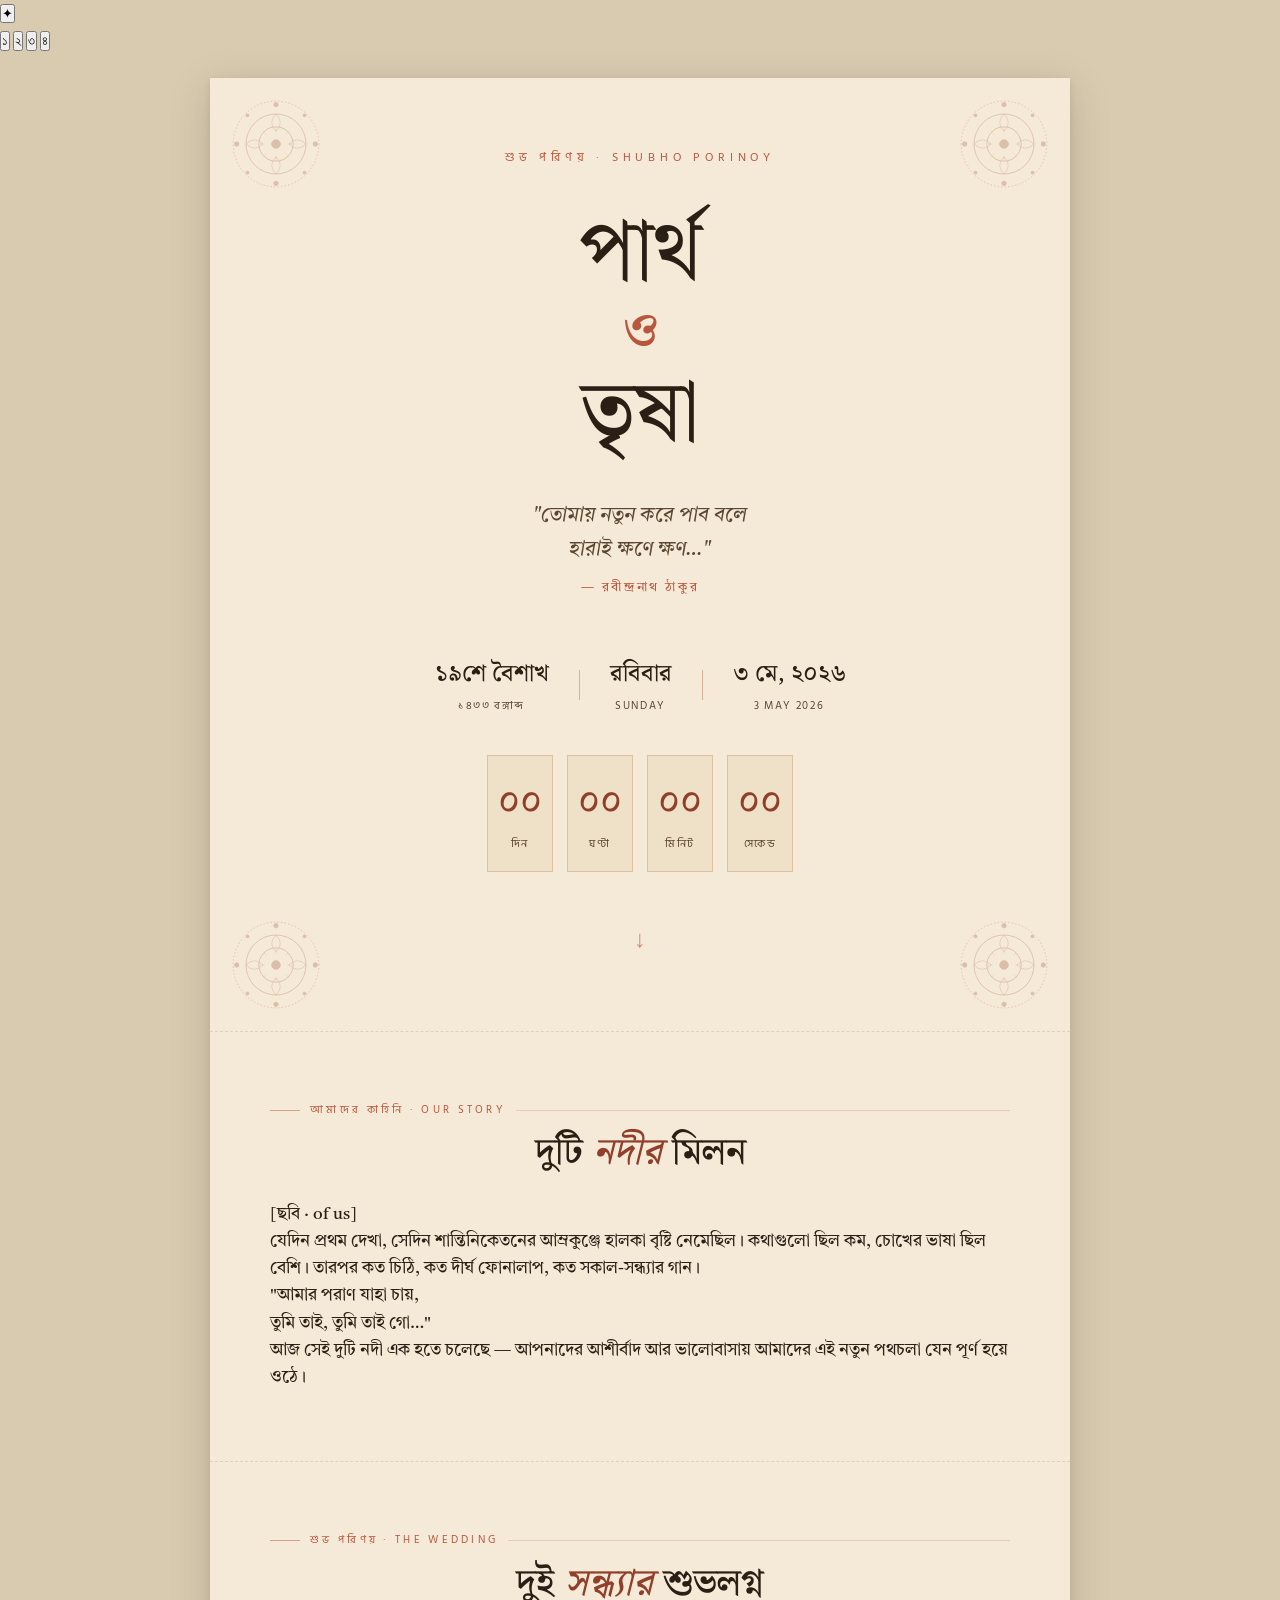
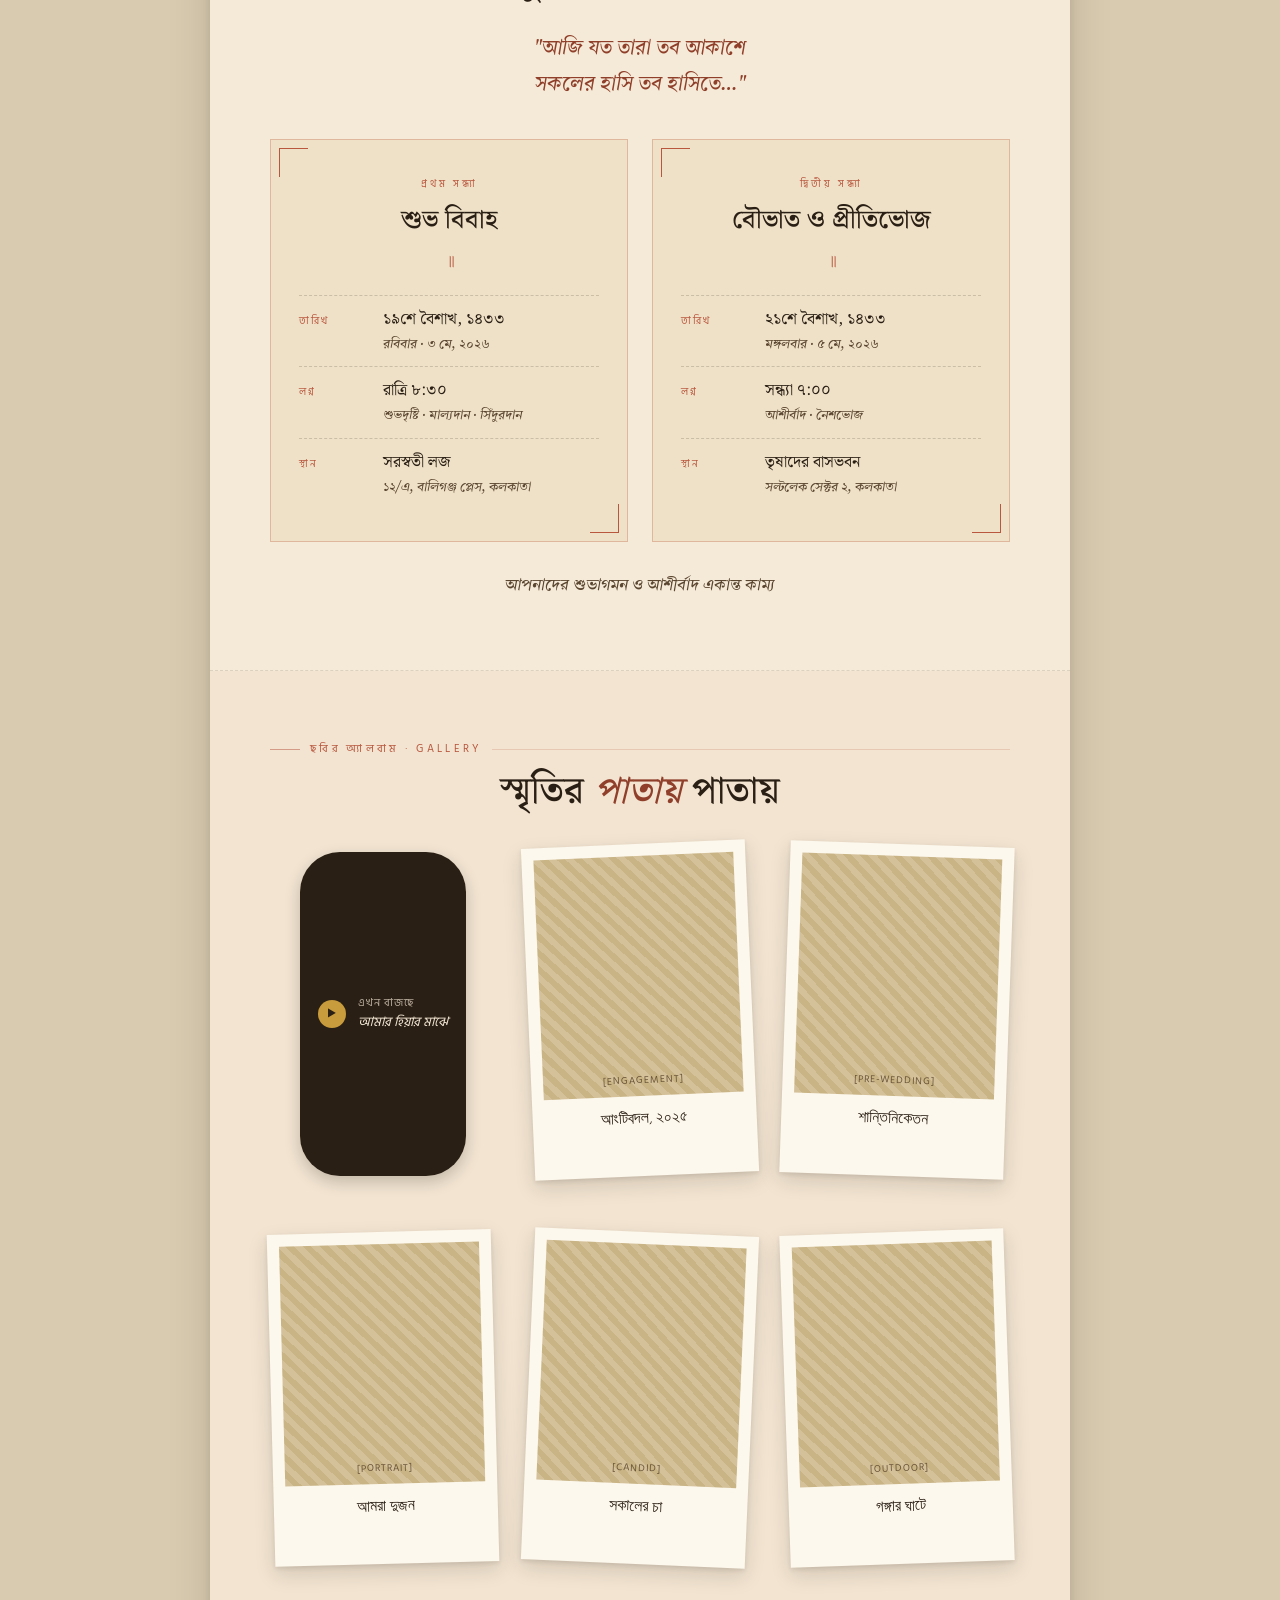
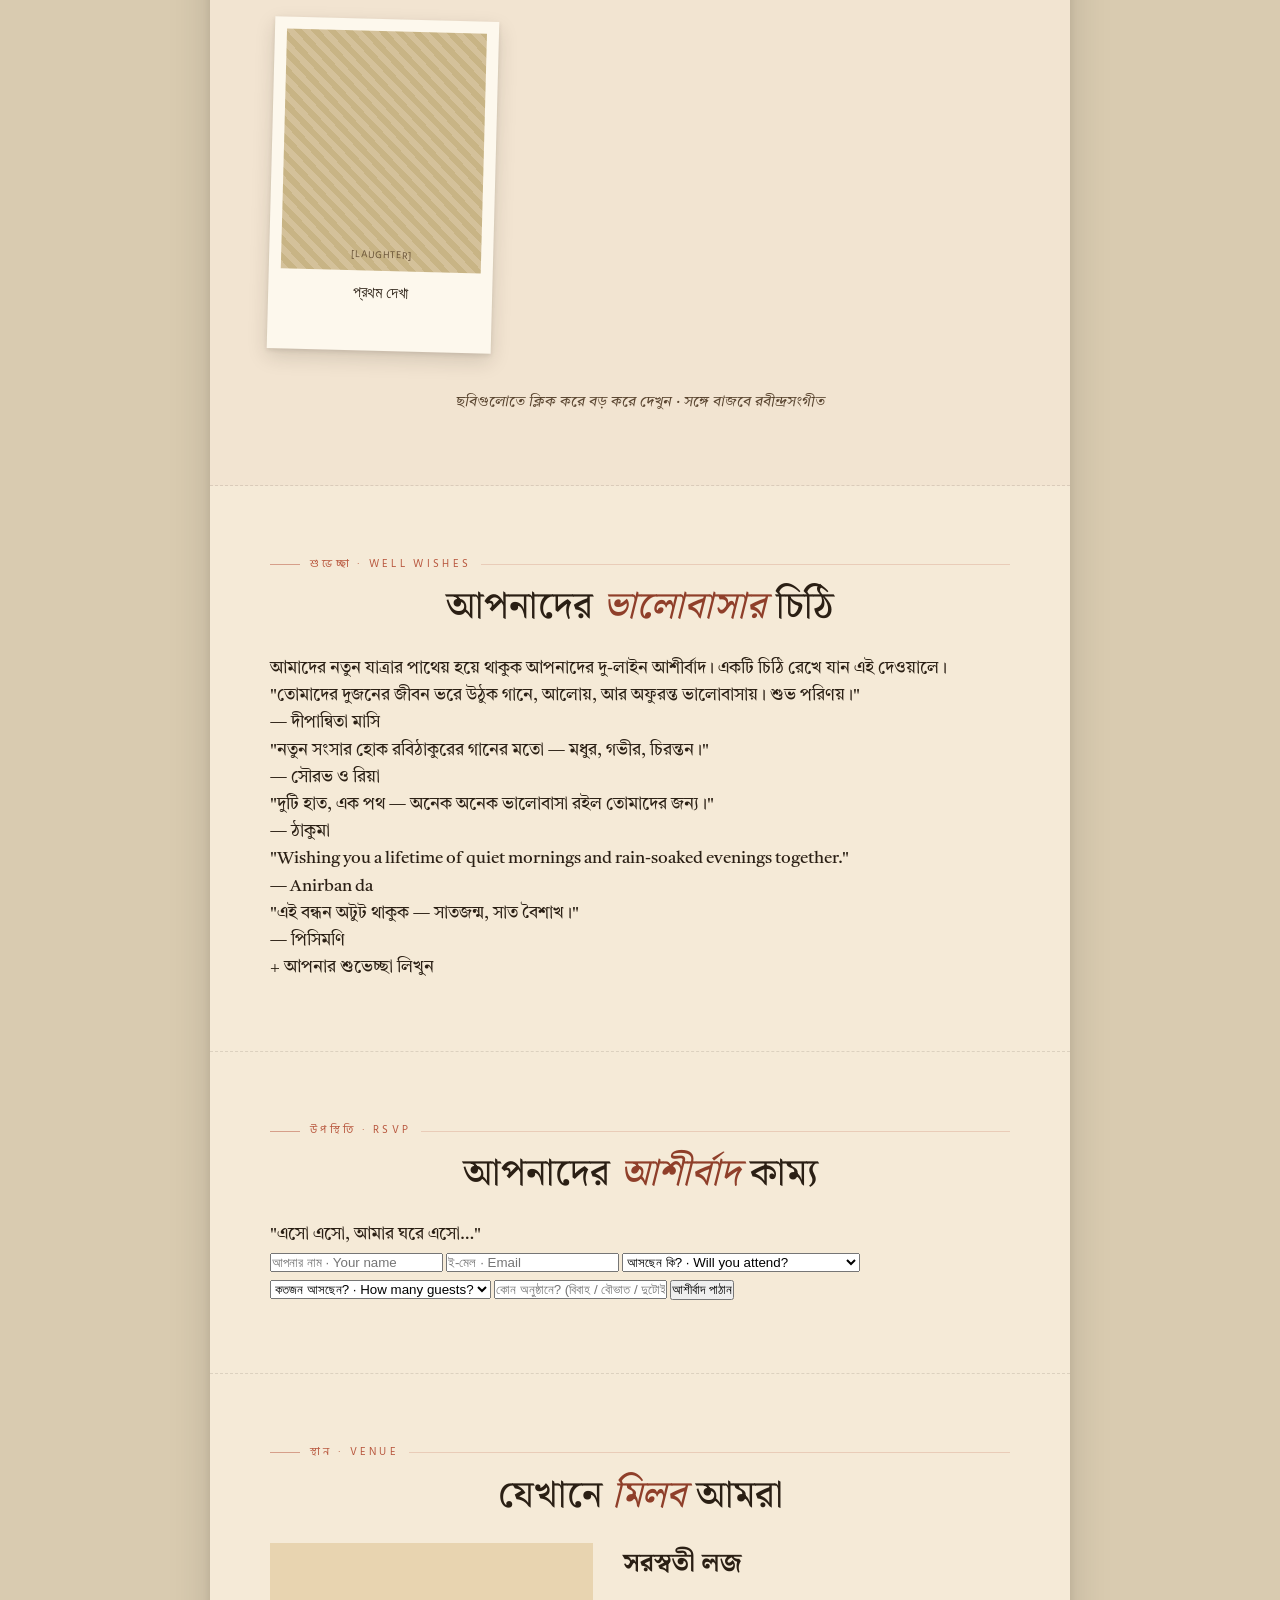
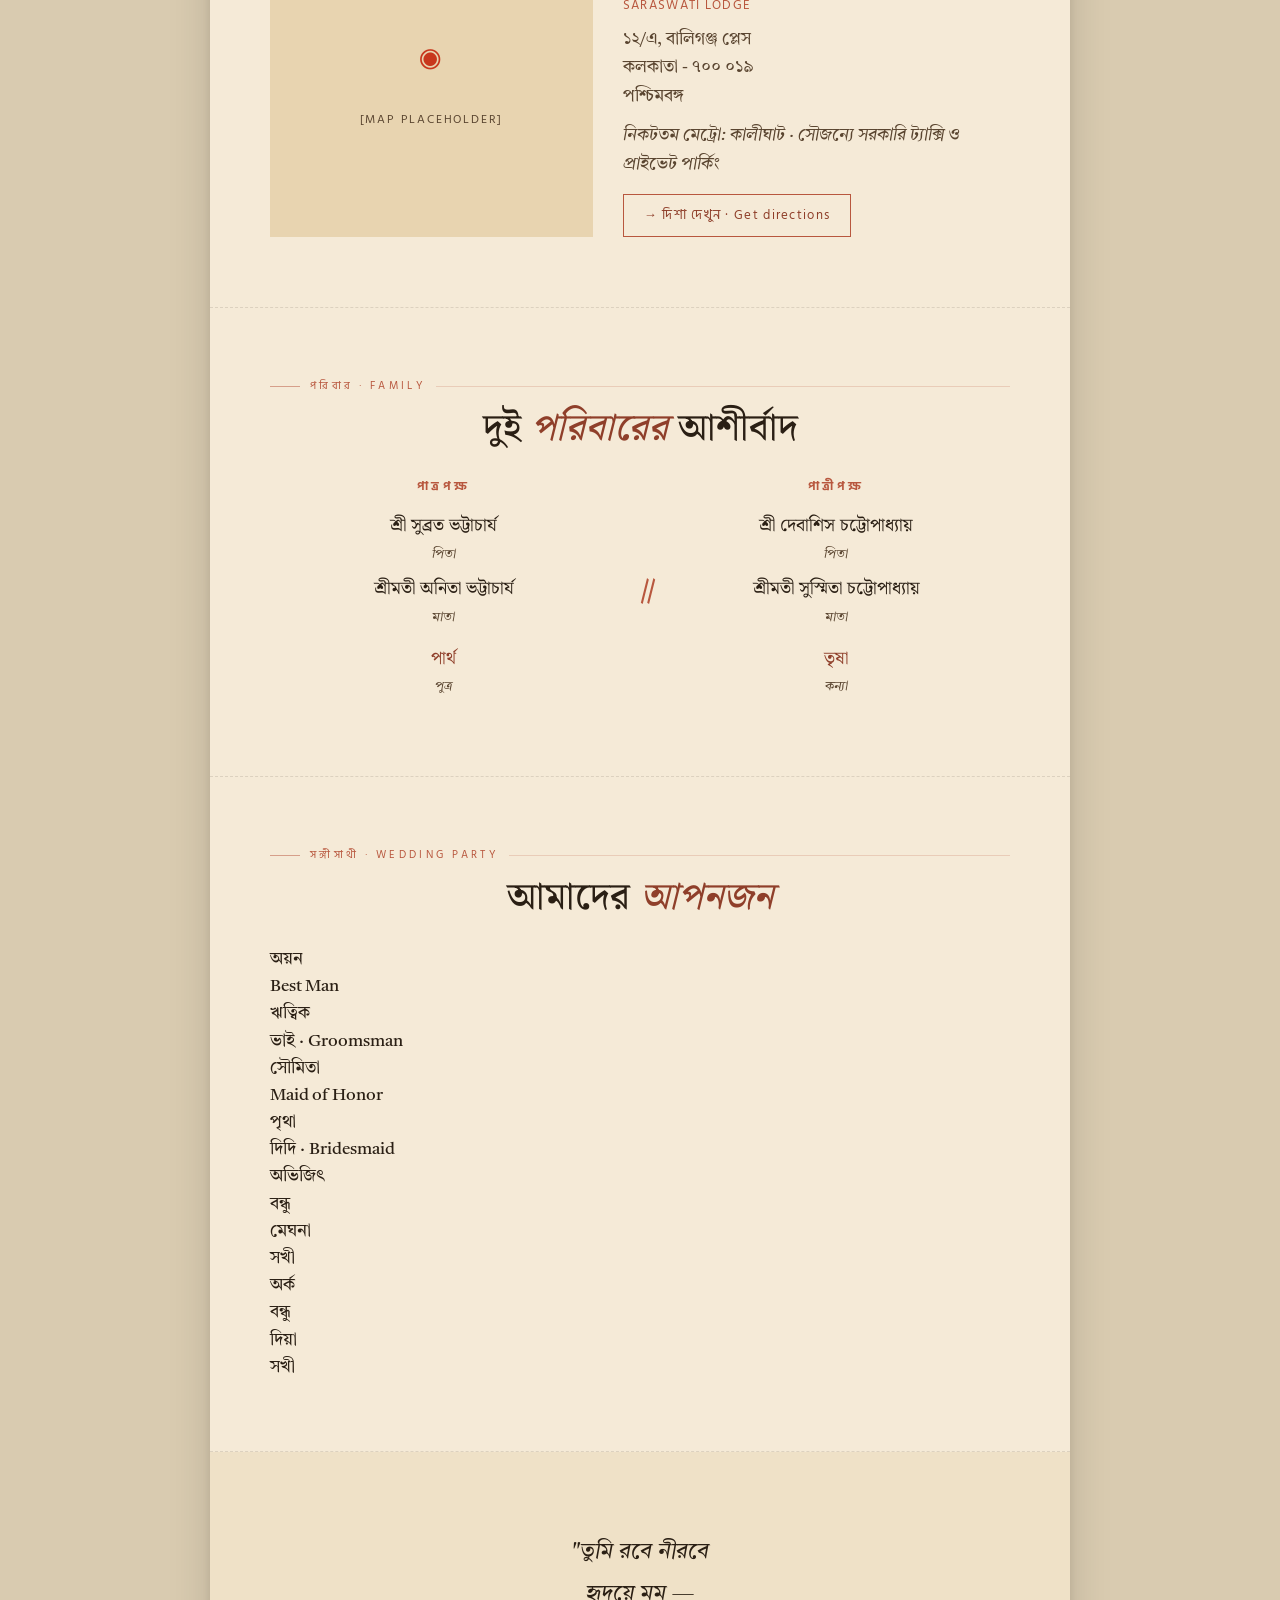
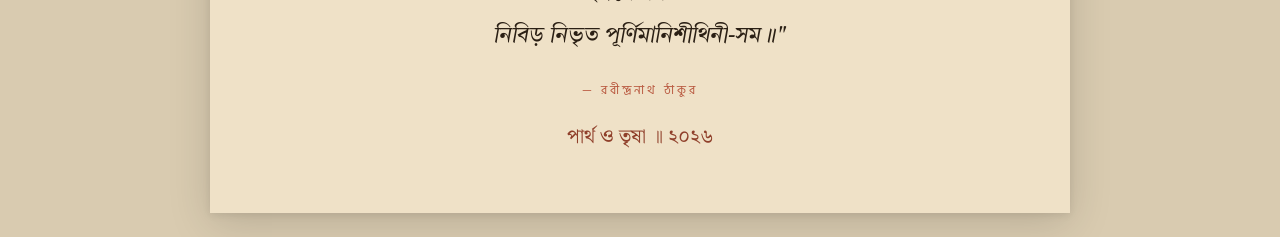
<file: index.html>
<!doctype html>
<html lang="bn">
<head>
  <meta charset="utf-8"/>
  <meta name="viewport" content="width=device-width, initial-scale=1"/>
  <title>পার্থ ও তৃষা — বিবাহ অনুষ্ঠান</title>
  <link rel="stylesheet" href="styles.css"/>
  <link rel="preconnect" href="https://fonts.googleapis.com"/>
  <link rel="preconnect" href="https://fonts.gstatic.com" crossorigin/>
  <link href="https://fonts.googleapis.com/css2?family=Tiro+Bangla:ital@0;1&family=Noto+Serif+Bengali:wght@400;500;600;700&family=Hind+Siliguri:wght@300;400;500;600;700&family=Caveat:wght@400;500;600&family=Baloo+Da+2:wght@400;500;600;700&display=swap" rel="stylesheet"/>
</head>
<body class="dir-1">

  <!-- Theme switcher -->
  <nav class="theme-nav" id="themeNav">
    <button class="theme-toggle" id="themeToggle" aria-label="Change theme">
      <span class="theme-icon">✦</span>
    </button>
    <div class="theme-options" id="themeOptions">
      <button data-dir="1" class="active" title="Handmade Paper & Alpona">১</button>
      <button data-dir="2" title="Terracotta Scroll">২</button>
      <button data-dir="3" title="Manuscript Sepia">৩</button>
      <button data-dir="4" title="Moonlit Poetic">৪</button>
    </div>
  </nav>

  <div class="canvas">

    <!-- ============ HERO ============ -->
    <section class="sec hero" id="hero">
      <img class="alpona tl" src="alpona.svg" alt="" aria-hidden="true"/>
      <img class="alpona tr" src="alpona.svg" alt="" aria-hidden="true"/>
      <img class="alpona bl" src="alpona.svg" alt="" aria-hidden="true"/>
      <img class="alpona br" src="alpona.svg" alt="" aria-hidden="true"/>

      <div class="overline">শুভ পরিণয় · Shubho Porinoy</div>
      <h1 class="couple">
        পার্থ
        <span class="amp">ও</span>
        তৃষা
      </h1>

      <p class="tagline">
        "তোমায় নতুন করে পাব বলে <br/> হারাই ক্ষণে ক্ষণ…"
        <span class="attr">— রবীন্দ্রনাথ ঠাকুর</span>
      </p>

      <div class="date-strip">
        <div class="col">
          <div class="big">১৯শে বৈশাখ</div>
          <div class="sm">১৪৩৩ বঙ্গাব্দ</div>
        </div>
        <div class="sep"></div>
        <div class="col">
          <div class="big">রবিবার</div>
          <div class="sm">Sunday</div>
        </div>
        <div class="sep"></div>
        <div class="col">
          <div class="big">৩ মে, ২০২৬</div>
          <div class="sm">3 May 2026</div>
        </div>
      </div>

      <div class="countdown" id="countdown">
        <div class="unit"><div class="num" data-u="d">--</div><div class="lab">দিন</div></div>
        <div class="unit"><div class="num" data-u="h">--</div><div class="lab">ঘণ্টা</div></div>
        <div class="unit"><div class="num" data-u="m">--</div><div class="lab">মিনিট</div></div>
        <div class="unit"><div class="num" data-u="s">--</div><div class="lab">সেকেন্ড</div></div>
      </div>

      <a href="#wedding" class="scroll-hint" aria-label="Scroll down">
        <span class="scroll-arrow">↓</span>
      </a>
    </section>

    <!-- ============ OUR STORY ============ -->
    <section class="sec" id="story">
      <div class="sec-label">আমাদের কাহিনি · Our Story</div>
      <h2 class="sec-title">দুটি <span class="em">নদীর</span> মিলন</h2>
      <div class="story">
        <div class="img-ph">[ছবি · of us]</div>
        <div class="story-text">
          <p><span class="drop">যে</span>দিন প্রথম দেখা, সেদিন শান্তিনিকেতনের আম্রকুঞ্জে হালকা বৃষ্টি নেমেছিল। কথাগুলো ছিল কম, চোখের ভাষা ছিল বেশি। তারপর কত চিঠি, কত দীর্ঘ ফোনালাপ, কত সকাল-সন্ধ্যার গান।</p>
          <div class="verse">"আমার পরাণ যাহা চায়,<br/>তুমি তাই, তুমি তাই গো…"</div>
          <p>আজ সেই দুটি নদী এক হতে চলেছে — আপনাদের আশীর্বাদ আর ভালোবাসায় আমাদের এই নতুন পথচলা যেন পূর্ণ হয়ে ওঠে।</p>
        </div>
      </div>
    </section>

    <!-- ============ WEDDING DETAILS ============ -->
    <section class="sec" id="wedding">
      <div class="sec-label">শুভ পরিণয় · The Wedding</div>
      <h2 class="sec-title" style="text-align:center;">দুই <span class="em">সন্ধ্যার</span> শুভলগ্ন</h2>

      <div class="wed-verse-top">
        "আজি যত তারা তব আকাশে<br/>
        সকলের হাসি তব হাসিতে…"
      </div>

      <div class="wed-two">
        <div class="wed-card">
          <div class="wed-eyebrow">প্রথম সন্ধ্যা</div>
          <div class="wed-head">শুভ বিবাহ</div>
          <div class="wed-sep">॥</div>
          <div class="wed-row"><span class="k">তারিখ</span><span class="v">১৯শে বৈশাখ, ১৪৩৩<br/><em>রবিবার · ৩ মে, ২০২৬</em></span></div>
          <div class="wed-row"><span class="k">লগ্ন</span><span class="v">রাত্রি ৮:৩০<br/><em>শুভদৃষ্টি · মাল্যদান · সিঁদুরদান</em></span></div>
          <div class="wed-row"><span class="k">স্থান</span><span class="v">সরস্বতী লজ<br/><em>১২/এ, বালিগঞ্জ প্লেস, কলকাতা</em></span></div>
        </div>

        <div class="wed-card">
          <div class="wed-eyebrow">দ্বিতীয় সন্ধ্যা</div>
          <div class="wed-head">বৌভাত ও প্রীতিভোজ</div>
          <div class="wed-sep">॥</div>
          <div class="wed-row"><span class="k">তারিখ</span><span class="v">২১শে বৈশাখ, ১৪৩৩<br/><em>মঙ্গলবার · ৫ মে, ২০২৬</em></span></div>
          <div class="wed-row"><span class="k">লগ্ন</span><span class="v">সন্ধ্যা ৭:০০<br/><em>আশীর্বাদ · নৈশভোজ</em></span></div>
          <div class="wed-row"><span class="k">স্থান</span><span class="v">তৃষাদের বাসভবন<br/><em>সল্টলেক সেক্টর ২, কলকাতা</em></span></div>
        </div>
      </div>

      <div class="wed-foot-note">
        আপনাদের শুভাগমন ও আশীর্বাদ একান্ত কাম্য
      </div>
    </section>

    <!-- ============ GALLERY ============ -->
    <section class="sec gallery-sec" id="gallery">
      <div class="sec-label">ছবির অ্যালবাম · Gallery</div>
      <h2 class="sec-title">স্মৃতির <span class="em">পাতায়</span> পাতায়</h2>

      <div class="gallery-wrap">
        <div class="music-player" id="musicPlayer">
          <button class="play-btn" id="playBtn" aria-label="Play music">▶</button>
          <div class="track">
            <span class="song">এখন বাজছে</span>
            আমার হিয়ার মাঝে
          </div>
        </div>

        <div class="polaroid p1"><div class="pic">[engagement]</div><div class="cap">আংটিবদল, ২০২৫</div></div>
        <div class="polaroid p2"><div class="pic">[pre-wedding]</div><div class="cap">শান্তিনিকেতন</div></div>
        <div class="polaroid p3"><div class="pic">[portrait]</div><div class="cap">আমরা দুজন</div></div>
        <div class="polaroid p4"><div class="pic">[candid]</div><div class="cap">সকালের চা</div></div>
        <div class="polaroid p5"><div class="pic">[outdoor]</div><div class="cap">গঙ্গার ঘাটে</div></div>
        <div class="polaroid p6"><div class="pic">[laughter]</div><div class="cap">প্রথম দেখা</div></div>
      </div>

      <p class="gallery-note">
        ছবিগুলোতে ক্লিক করে বড় করে দেখুন · সঙ্গে বাজবে রবীন্দ্রসংগীত
      </p>
    </section>

    <!-- ============ WISHES ============ -->
    <section class="sec" id="wishes">
      <div class="sec-label">শুভেচ্ছা · Well Wishes</div>
      <h2 class="sec-title">আপনাদের <span class="em">ভালোবাসার</span> চিঠি</h2>
      <p class="wishes-intro">
        আমাদের নতুন যাত্রার পাথেয় হয়ে থাকুক আপনাদের দু-লাইন আশীর্বাদ। একটি চিঠি রেখে যান এই দেওয়ালে।
      </p>

      <div class="wishes-wall" id="wishesWall">
        <div class="postcard" style="--r:-1.5deg">
          <p>"তোমাদের দুজনের জীবন ভরে উঠুক গানে, আলোয়, আর অফুরন্ত ভালোবাসায়। শুভ পরিণয়।"</p>
          <div class="sig">— দীপান্বিতা মাসি</div>
        </div>
        <div class="postcard" style="--r:1deg">
          <p>"নতুন সংসার হোক রবিঠাকুরের গানের মতো — মধুর, গভীর, চিরন্তন।"</p>
          <div class="sig">— সৌরভ ও রিয়া</div>
        </div>
        <div class="postcard" style="--r:-0.5deg">
          <p>"দুটি হাত, এক পথ — অনেক অনেক ভালোবাসা রইল তোমাদের জন্য।"</p>
          <div class="sig">— ঠাকুমা</div>
        </div>
        <div class="postcard" style="--r:2deg">
          <p>"Wishing you a lifetime of quiet mornings and rain-soaked evenings together."</p>
          <div class="sig">— Anirban da</div>
        </div>
        <div class="postcard" style="--r:-2deg">
          <p>"এই বন্ধন অটুট থাকুক — সাতজন্ম, সাত বৈশাখ।"</p>
          <div class="sig">— পিসিমণি</div>
        </div>
        <div class="postcard add" id="addWish">
          <div>
            <span class="plus">+</span>
            আপনার শুভেচ্ছা লিখুন
          </div>
        </div>
      </div>
    </section>

    <!-- ============ RSVP ============ -->
    <section class="sec rsvp-sec" id="rsvp">
      <div class="sec-label">উপস্থিতি · RSVP</div>
      <h2 class="sec-title" style="text-align:center;">আপনাদের <span class="em">আশীর্বাদ</span> কাম্য</h2>
      <div class="rsvp-card">
        <p class="sub">"এসো এসো, আমার ঘরে এসো…"</p>
        <form class="rsvp-form" id="rsvpForm">
          <input type="text" placeholder="আপনার নাম · Your name" required/>
          <input type="email" placeholder="ই-মেল · Email"/>
          <select>
            <option value="">আসছেন কি? · Will you attend?</option>
            <option>আসছি, আনন্দের সঙ্গে · Joyfully attending</option>
            <option>দুঃখিত, আসতে পারব না · Regretfully absent</option>
          </select>
          <select>
            <option value="">কতজন আসছেন? · How many guests?</option>
            <option>১ জন</option>
            <option>২ জন</option>
            <option>৩ জন</option>
            <option>৪+ জন</option>
          </select>
          <input type="text" placeholder="কোন অনুষ্ঠানে? (বিবাহ / বৌভাত / দুটোই)"/>
          <button type="submit">আশীর্বাদ পাঠান</button>
        </form>
      </div>
    </section>

    <!-- ============ VENUE ============ -->
    <section class="sec" id="venue">
      <div class="sec-label">স্থান · Venue</div>
      <h2 class="sec-title">যেখানে <span class="em">মিলব</span> আমরা</h2>
      <div class="venue">
        <div class="map-ph">
          <span class="pin">◉</span>
          <span class="map-label">[map placeholder]</span>
        </div>
        <div class="venue-info">
          <h4>সরস্বতী লজ</h4>
          <p class="venue-en">Saraswati Lodge</p>
          <p class="venue-addr">১২/এ, বালিগঞ্জ প্লেস<br/>কলকাতা - ৭০০ ০১৯<br/>পশ্চিমবঙ্গ</p>
          <p class="venue-note">নিকটতম মেট্রো: কালীঘাট · সৌজন্যে সরকারি ট্যাক্সি ও প্রাইভেট পার্কিং</p>
          <a href="#" class="dir-btn">→ দিশা দেখুন · Get directions</a>
        </div>
      </div>
    </section>

    <!-- ============ FAMILY ============ -->
    <section class="sec" id="family">
      <div class="sec-label">পরিবার · Family</div>
      <h2 class="sec-title" style="text-align:center;">দুই <span class="em">পরিবারের</span> আশীর্বাদ</h2>
      <div class="family">
        <div class="side">
          <h4>পাত্রপক্ষ</h4>
          <div class="names">শ্রী সুব্রত ভট্টাচার্য</div>
          <div class="role">পিতা</div>
          <div class="names">শ্রীমতী অনিতা ভট্টাচার্য</div>
          <div class="role">মাতা</div>
          <div class="names highlight">পার্থ</div>
          <div class="role">পুত্র</div>
        </div>
        <div class="divider">॥</div>
        <div class="side">
          <h4>পাত্রীপক্ষ</h4>
          <div class="names">শ্রী দেবাশিস চট্টোপাধ্যায়</div>
          <div class="role">পিতা</div>
          <div class="names">শ্রীমতী সুস্মিতা চট্টোপাধ্যায়</div>
          <div class="role">মাতা</div>
          <div class="names highlight">তৃষা</div>
          <div class="role">কন্যা</div>
        </div>
      </div>
    </section>

    <!-- ============ WEDDING PARTY ============ -->
    <section class="sec" id="party">
      <div class="sec-label">সঙ্গীসাথী · Wedding Party</div>
      <h2 class="sec-title">আমাদের <span class="em">আপনজন</span></h2>
      <div class="party">
        <div class="person"><div class="avatar"></div><div class="name">অয়ন</div><div class="role-tag">Best Man</div></div>
        <div class="person"><div class="avatar"></div><div class="name">ঋত্বিক</div><div class="role-tag">ভাই · Groomsman</div></div>
        <div class="person"><div class="avatar"></div><div class="name">সৌমিতা</div><div class="role-tag">Maid of Honor</div></div>
        <div class="person"><div class="avatar"></div><div class="name">পৃথা</div><div class="role-tag">দিদি · Bridesmaid</div></div>
        <div class="person"><div class="avatar"></div><div class="name">অভিজিৎ</div><div class="role-tag">বন্ধু</div></div>
        <div class="person"><div class="avatar"></div><div class="name">মেঘনা</div><div class="role-tag">সখী</div></div>
        <div class="person"><div class="avatar"></div><div class="name">অর্ক</div><div class="role-tag">বন্ধু</div></div>
        <div class="person"><div class="avatar"></div><div class="name">দিয়া</div><div class="role-tag">সখী</div></div>
      </div>
    </section>

    <!-- ============ FOOTER ============ -->
    <footer class="footer-verse">
      <div class="verse">
        "তুমি রবে নীরবে<br/>
        হৃদয়ে মম —<br/>
        নিবিড় নিভৃত পূর্ণিমানিশীথিনী-সম॥"
      </div>
      <div class="attr">— রবীন্দ্রনাথ ঠাকুর</div>
      <div class="names-small">পার্থ ও তৃষা ॥ ২০২৬</div>
    </footer>

  </div>

  <script src="script.js"></script>
</body>
</html>
</file>
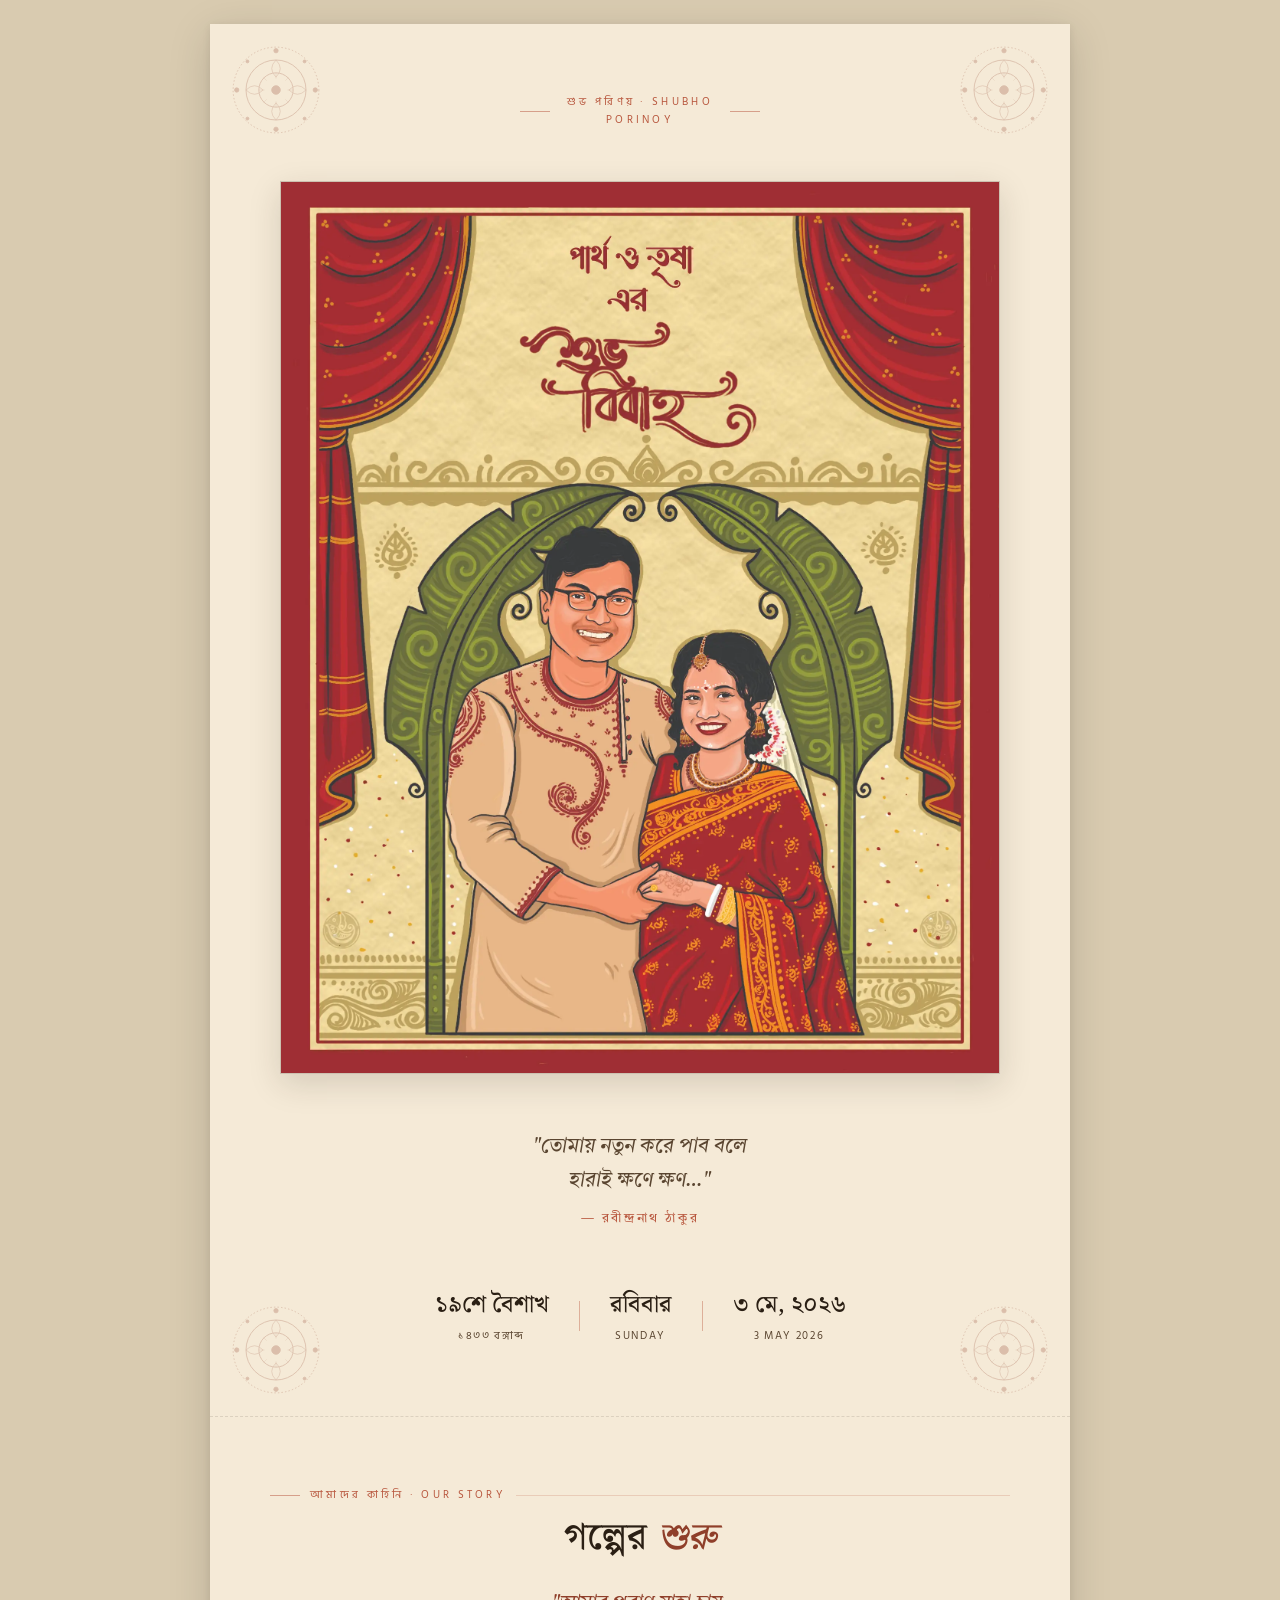
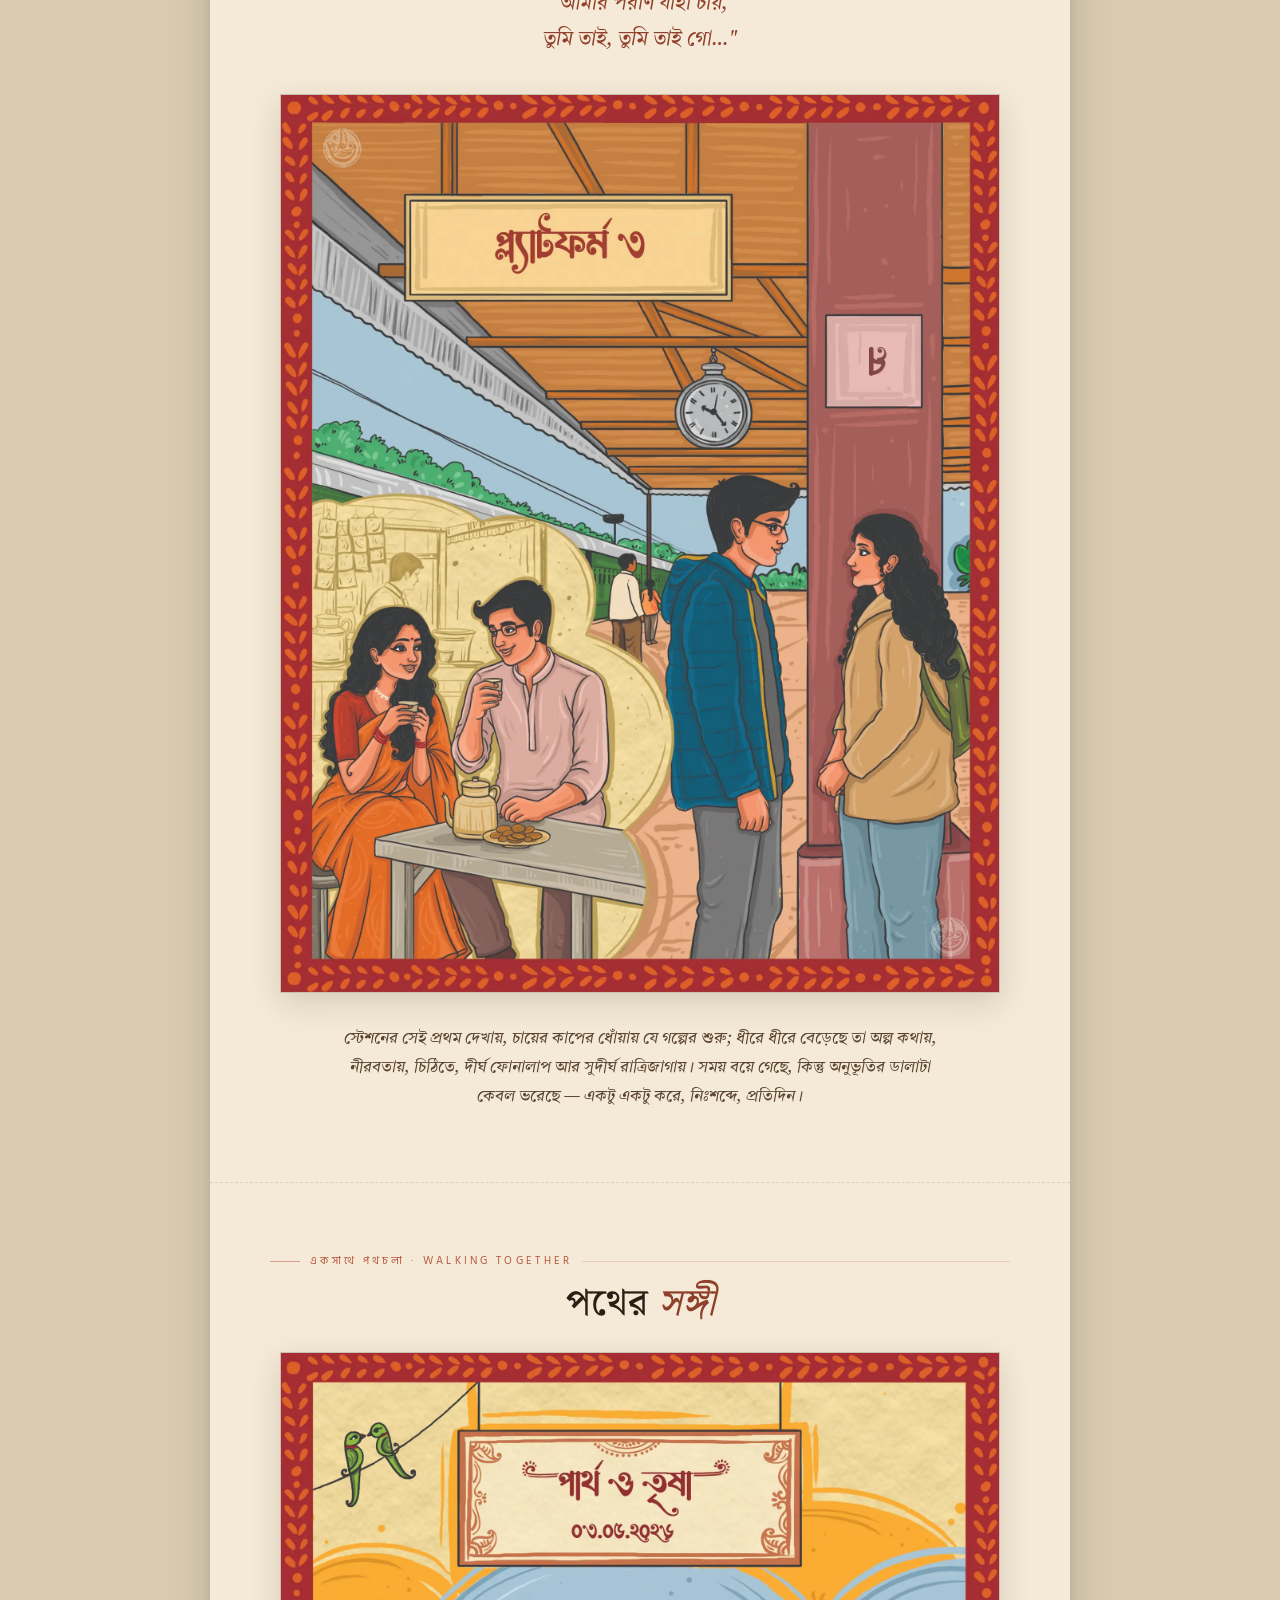
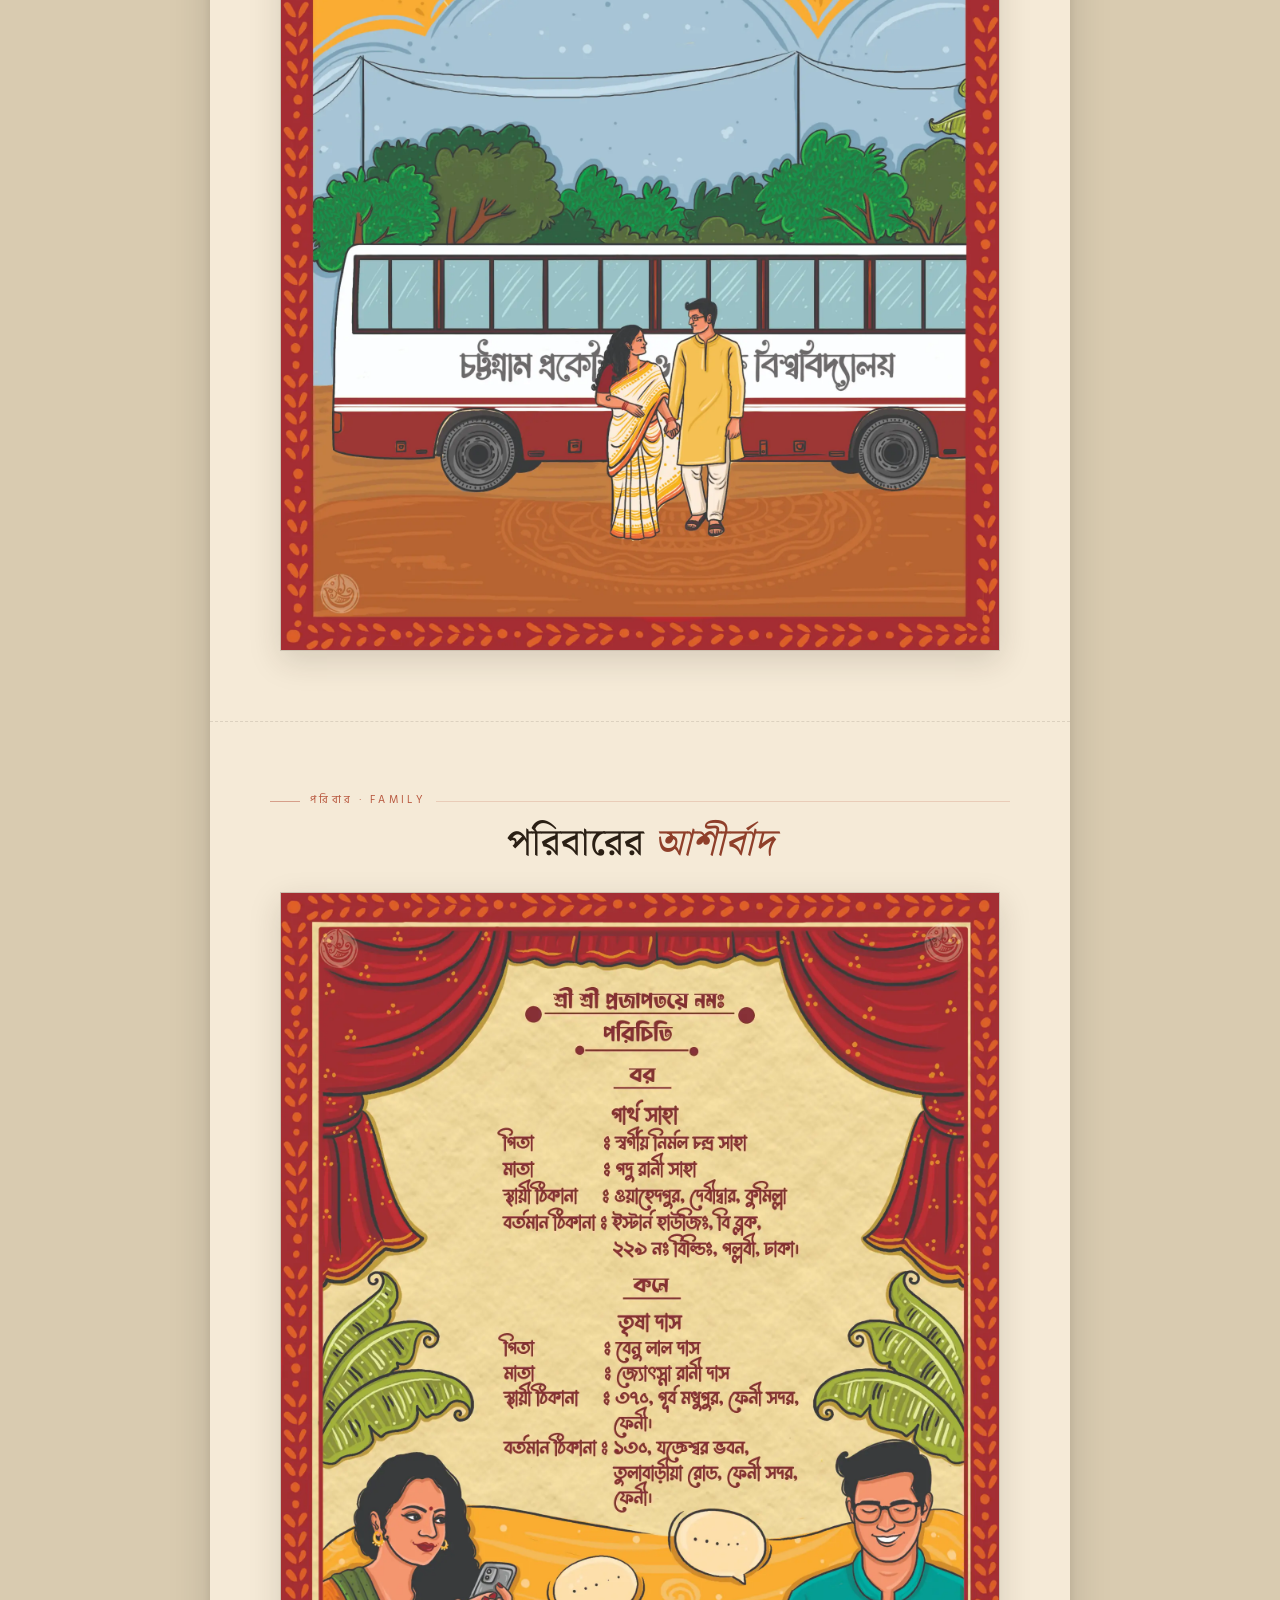
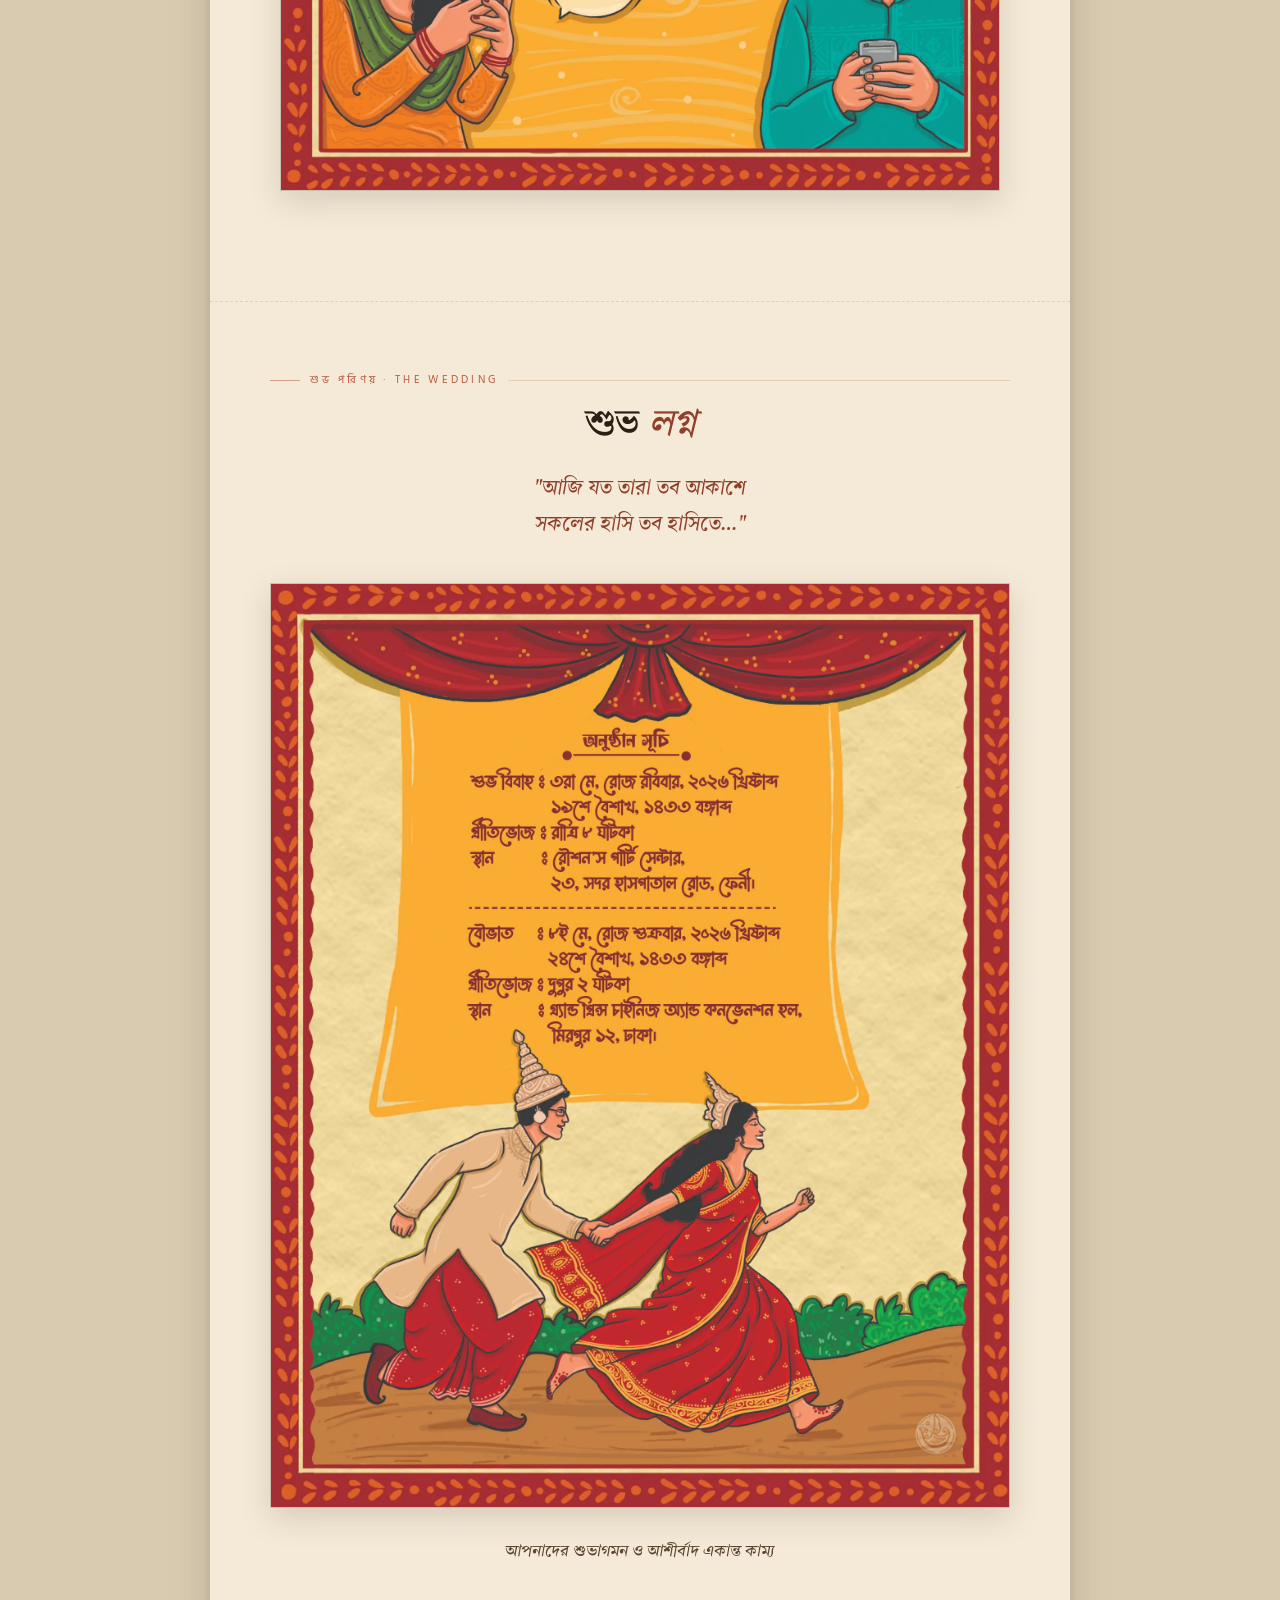
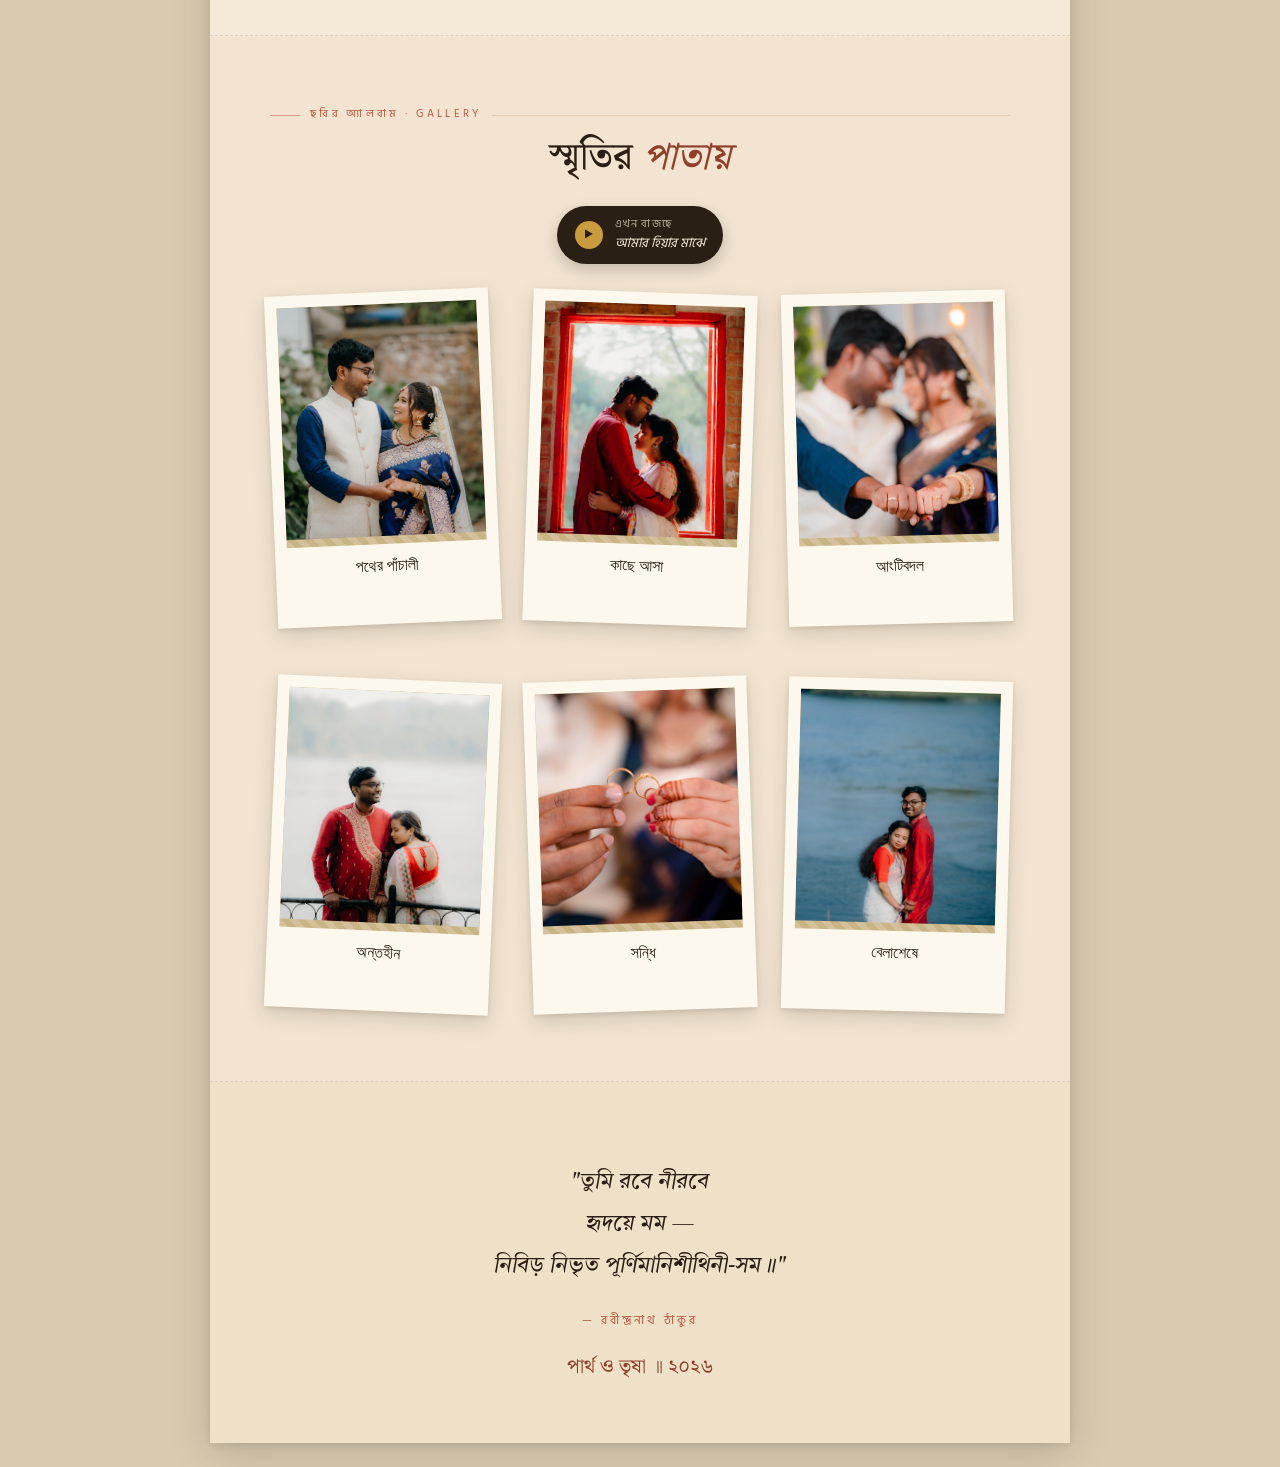
<file: invitations/1b095ccc57ca.html>
<!doctype html>
<html lang="bn">
<head>
  <meta charset="utf-8"/>
  <meta name="viewport" content="width=device-width, initial-scale=1"/>
  <meta name="robots" content="noindex,nofollow"/>
  <title>পার্থ ও তৃষা — শুভ পরিণয়</title>
  <link rel="stylesheet" href="/styles.css"/>
  <link rel="preconnect" href="https://fonts.googleapis.com"/>
  <link rel="preconnect" href="https://fonts.gstatic.com" crossorigin/>
  <link href="https://fonts.googleapis.com/css2?family=Tiro+Bangla:ital@0;1&family=Noto+Serif+Bengali:wght@400;500;600;700&family=Hind+Siliguri:wght@300;400;500;600;700&family=Caveat:wght@400;500;600&family=Baloo+Da+2:wght@400;500;600;700&display=swap" rel="stylesheet"/>
</head>
<body data-variant="both">

  <div class="canvas">

    <!-- ============ HERO ============ -->
    <section class="sec hero" id="hero">
      <img class="alpona tl" src="/alpona.svg" alt="" aria-hidden="true"/>
      <img class="alpona tr" src="/alpona.svg" alt="" aria-hidden="true"/>
      <img class="alpona bl" src="/alpona.svg" alt="" aria-hidden="true"/>
      <img class="alpona br" src="/alpona.svg" alt="" aria-hidden="true"/>

      <div class="sec-label hero-label">শুভ পরিণয় · Shubho Porinoy</div>

      <img class="cover" src="/assets/cover.webp" alt="Partha & Trisha"/>

      <p class="tagline">
        "তোমায় নতুন করে পাব বলে <br/> হারাই ক্ষণে ক্ষণ…"
        <span class="attr">— রবীন্দ্রনাথ ঠাকুর</span>
      </p>

      <div class="date-strip">
        <div class="col">
          <div class="big">১৯শে বৈশাখ</div>
          <div class="sm">১৪৩৩ বঙ্গাব্দ</div>
        </div>
        <div class="sep"></div>
        <div class="col">
          <div class="big">রবিবার</div>
          <div class="sm">Sunday</div>
        </div>
        <div class="sep"></div>
        <div class="col">
          <div class="big">৩ মে, ২০২৬</div>
          <div class="sm">3 May 2026</div>
        </div>
      </div>

      <!-- <div class="countdown" id="countdown" data-target="2026-05-03T20:30:00+06:00">
        <div class="unit"><div class="num" data-u="d">--</div><div class="lab">দিন</div></div>
        <div class="unit"><div class="num" data-u="h">--</div><div class="lab">ঘণ্টা</div></div>
        <div class="unit"><div class="num" data-u="m">--</div><div class="lab">মিনিট</div></div>
        <div class="unit"><div class="num" data-u="s">--</div><div class="lab">সেকেন্ড</div></div>
      </div>

      <a href="#story" class="scroll-hint" aria-label="Scroll down">
        <span class="scroll-arrow">↓</span>
      </a> -->
    </section>

    <!-- ============ OUR STORY ============ -->
    <section class="sec" id="story">
      <div class="sec-label">আমাদের কাহিনি · Our Story</div>
      <h2 class="sec-title">গল্পের <span class="em">শুরু</span></h2>

      <div class="story-verse-top">
        "আমার পরাণ যাহা চায়,<br/>
        তুমি তাই, তুমি তাই গো…"
      </div>

      <div class="story-image">
        <img class="story-img" src="/assets/platform.webp" alt="Partha & Trisha"/>
      </div>

      <div class="story-foot-note">
        স্টেশনের সেই প্রথম দেখায়, চায়ের কাপের ধোঁয়ায় যে গল্পের শুরু; ধীরে ধীরে বেড়েছে তা অল্প কথায়, নীরবতায়, চিঠিতে, দীর্ঘ ফোনালাপ আর সুদীর্ঘ রাত্রিজাগায়। সময় বয়ে গেছে, কিন্তু অনুভূতির ডালাটা কেবল ভরেছে — একটু একটু করে, নিঃশব্দে, প্রতিদিন।
      </div>
    </section>

    <!-- ============ CLOSER ============ -->
    <section class="sec" id="closer">
      <div class="sec-label">একসাথে পথচলা · WALKING TOGETHER</div>
      <h2 class="sec-title">পথের <span class="em">সঙ্গী</span></h2>
      <div class="closer-wrap">
        <img class="closer-img" src="/assets/bus_both.webp" alt="Partha & Trisha — closer"/>
      </div>
    </section>

    <!-- ============ FAMILY ============ -->
    <section class="sec" id="family">
      <div class="sec-label">পরিবার · Family</div>
      <h2 class="sec-title">পরিবারের <span class="em">আশীর্বাদ</span></h2>
      <div class="family-intro">
        <img class="family-img" src="/assets/intro.webp" alt="Families"/>
      </div>
    </section>

    <!-- ============ WEDDING DETAILS ============ -->
    <section class="sec" id="wedding">
      <div class="sec-label">শুভ পরিণয় · The Wedding</div>
      <h2 class="sec-title">শুভ <span class="em">লগ্ন</span></h2>

      <div class="wed-verse-top">
        "আজি যত তারা তব আকাশে<br/>
        সকলের হাসি তব হাসিতে…"
      </div>

      <div class="wed-schedule">
        <img class="wed-schedule-img" src="/assets/schedule_both.webp" alt="Wedding & Reception schedule"/>
      </div>

      <div class="wed-foot-note">
        আপনাদের শুভাগমন ও আশীর্বাদ একান্ত কাম্য
      </div>
    </section>

    <!-- ============ GALLERY ============ -->
    <section class="sec gallery-sec" id="gallery">
      <div class="sec-label">ছবির অ্যালবাম · Gallery</div>
      <h2 class="sec-title">স্মৃতির <span class="em">পাতায়</span></h2>

      <div class="music-player" id="musicPlayer">
        <button class="play-btn" id="playBtn" aria-label="Play music">▶</button>
        <div class="track">
          <span class="song">এখন বাজছে</span>
          আমার হিয়ার মাঝে
        </div>
        <audio id="bgMusic" src="/assets/Amar_Hiyar_Majhe.mp3" preload="none" loop></audio>
      </div>

      <div class="gallery-wrap">
        <div class="polaroid p1"><div class="pic"><img src="/assets/Engagement1.webp" alt="Engagement"/></div><div class="cap">পথের পাঁচালী</div></div>
        <div class="polaroid p2"><div class="pic"><img src="/assets/prewedding1.webp" alt="Pre-wedding"/></div><div class="cap">কাছে আসা</div></div>
        <div class="polaroid p3"><div class="pic"><img src="/assets/Engagement2.webp" alt="Portrait"/></div><div class="cap">আংটিবদল</div></div>
        <div class="polaroid p4"><div class="pic"><img src="/assets/prewedding2.webp" alt="Candid"/></div><div class="cap">অন্তহীন</div></div>
        <div class="polaroid p5"><div class="pic"><img src="/assets/Engagement3.webp" alt="Outdoor"/></div><div class="cap">সন্ধি</div></div>
        <div class="polaroid p6"><div class="pic"><img src="/assets/prewedding3.webp" alt="Laughter"/></div><div class="cap">বেলাশেষে</div></div>
      </div>
    </section>

    <!-- ============ FOOTER ============ -->
    <footer class="footer-verse">
      <div class="verse">
        "তুমি রবে নীরবে<br/>
        হৃদয়ে মম —<br/>
        নিবিড় নিভৃত পূর্ণিমানিশীথিনী-সম॥"
      </div>
      <div class="attr">— রবীন্দ্রনাথ ঠাকুর</div>
      <div class="names-small">পার্থ ও তৃষা ॥ ২০২৬</div>
    </footer>

  </div>

  <script src="/script.js"></script>
</body>
</html>
</file>
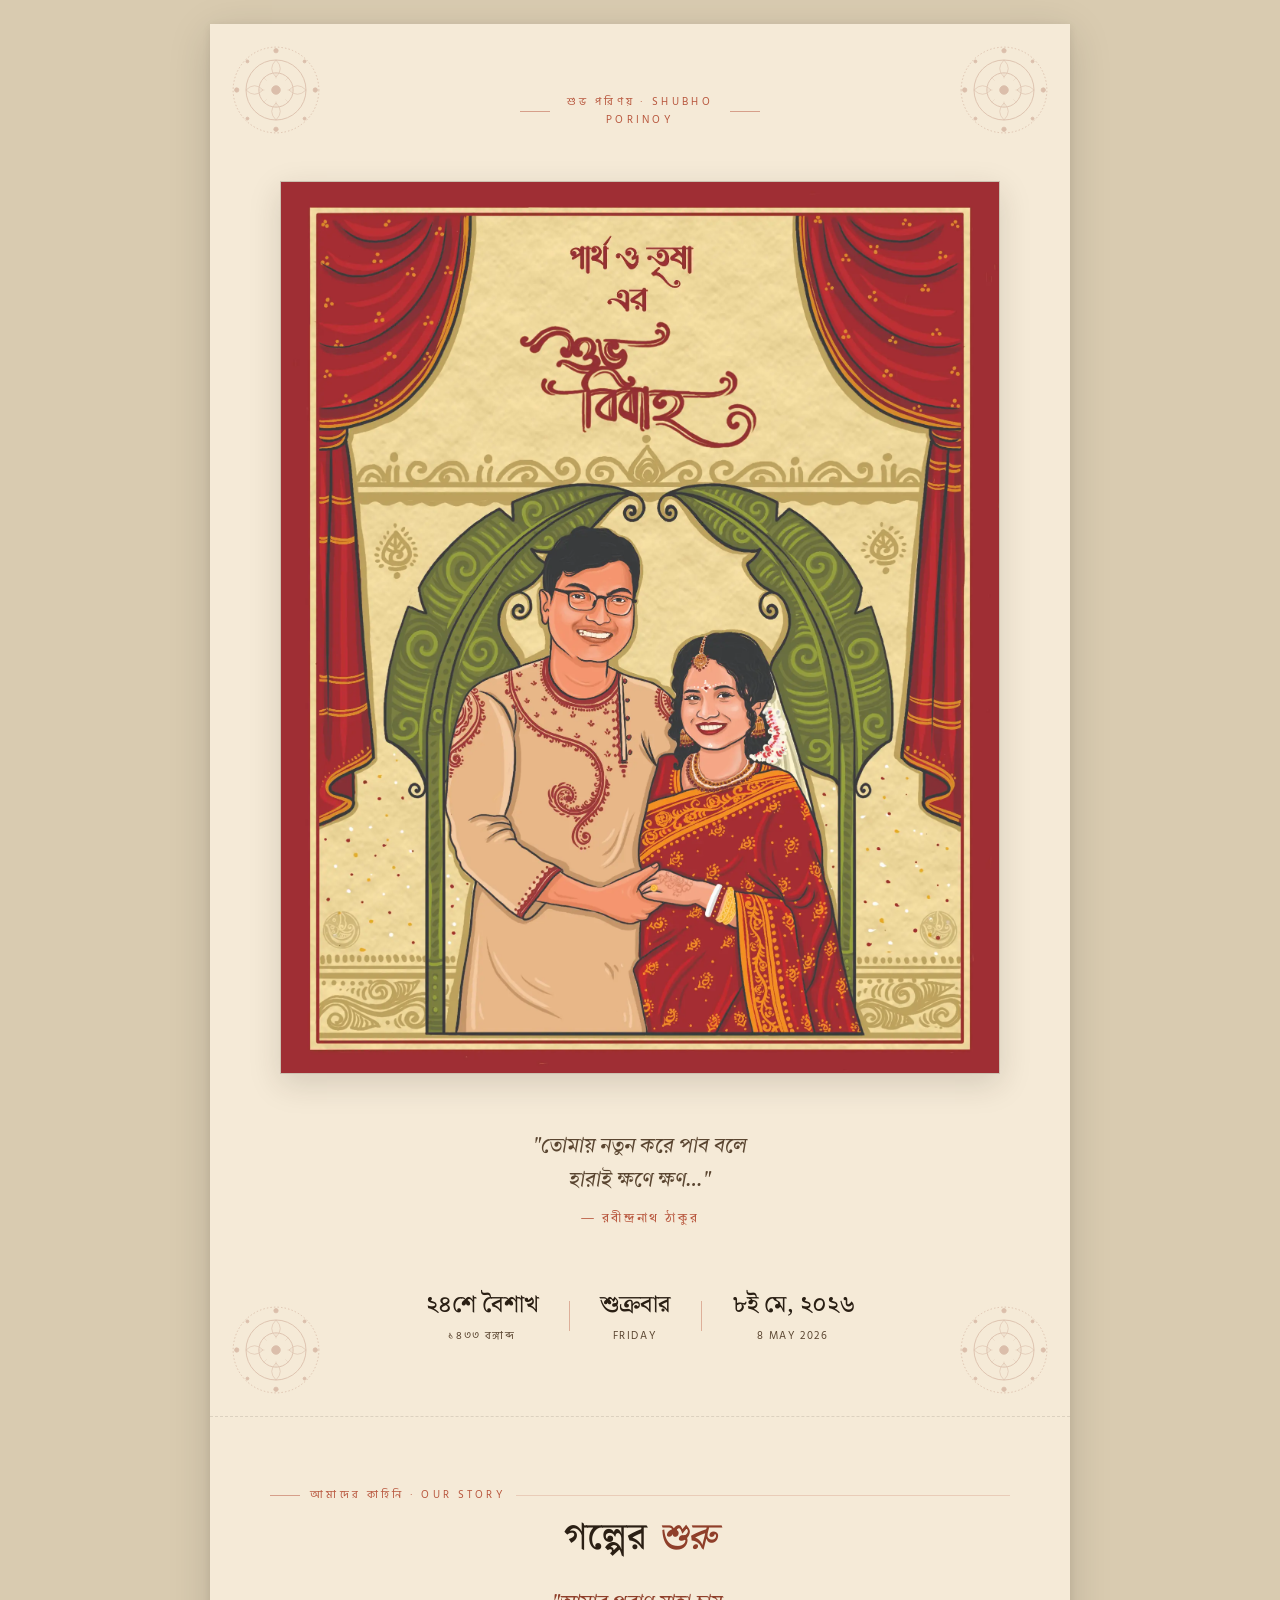
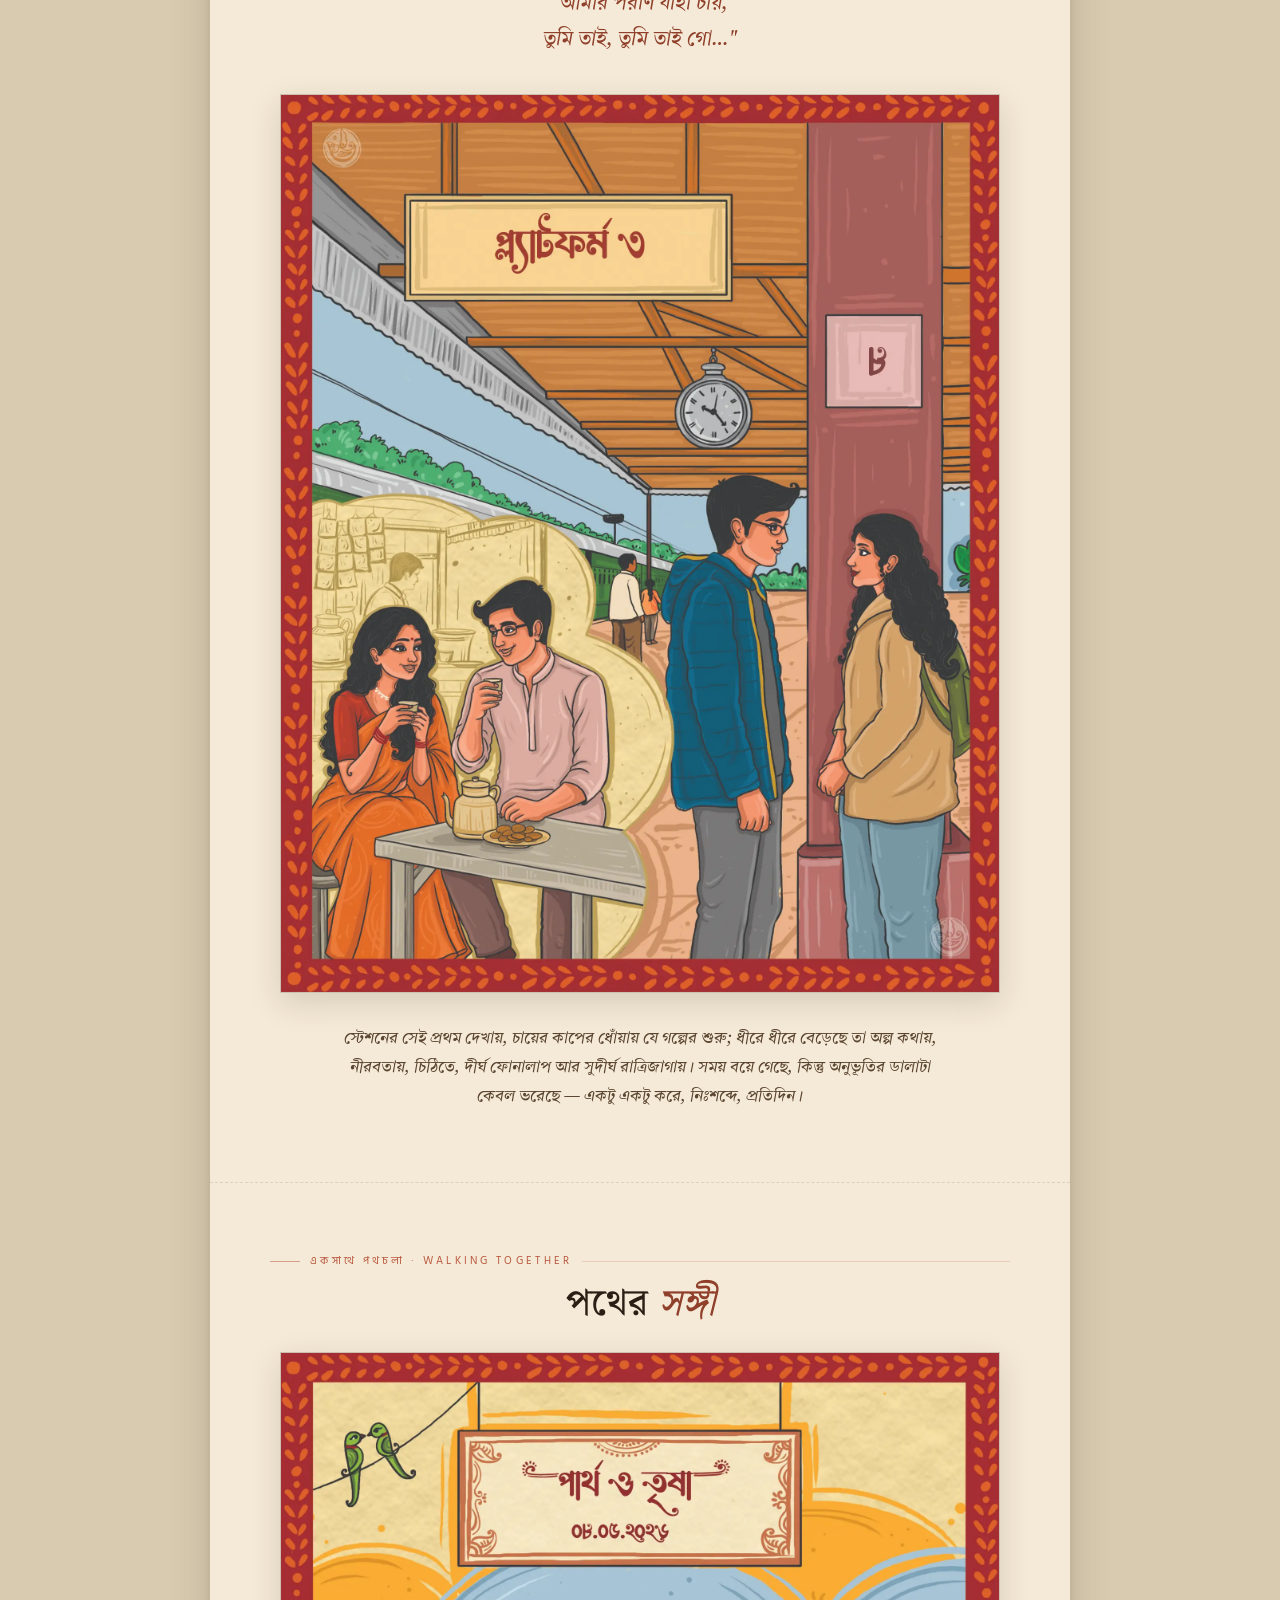
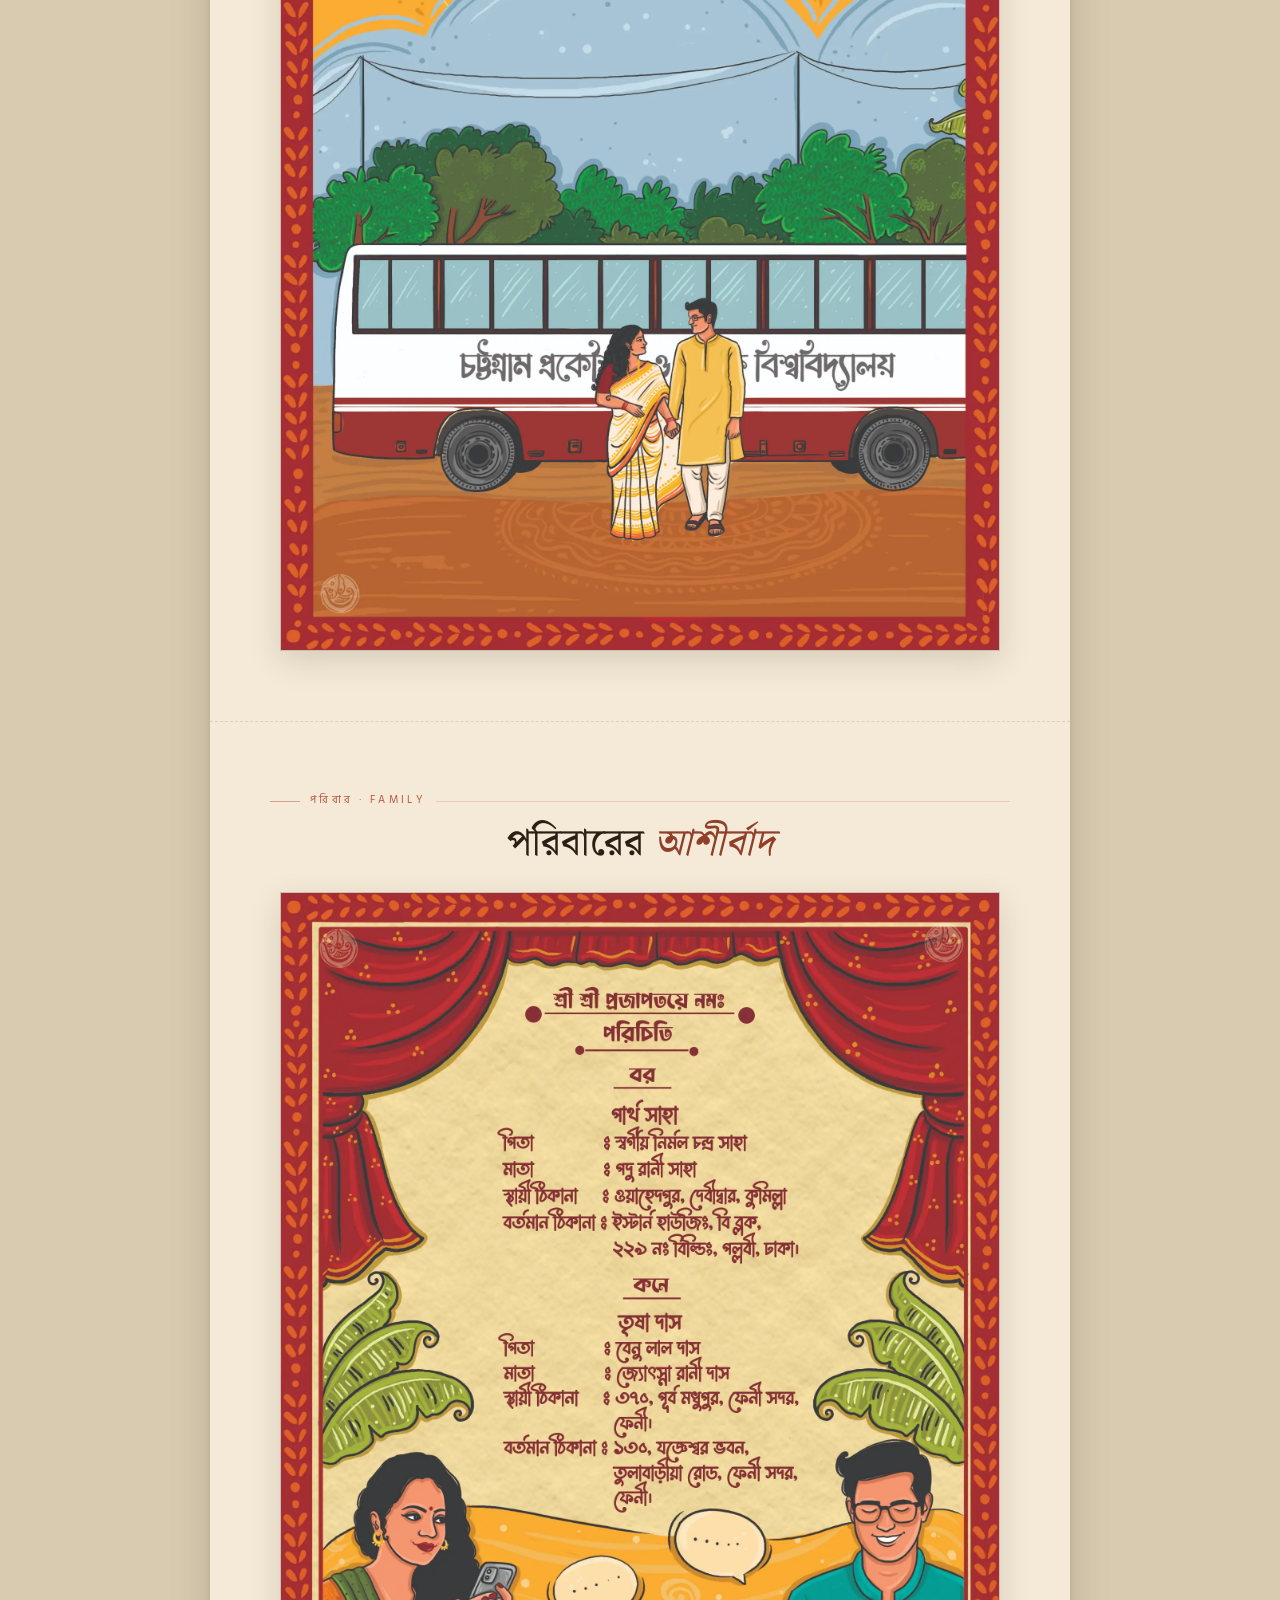
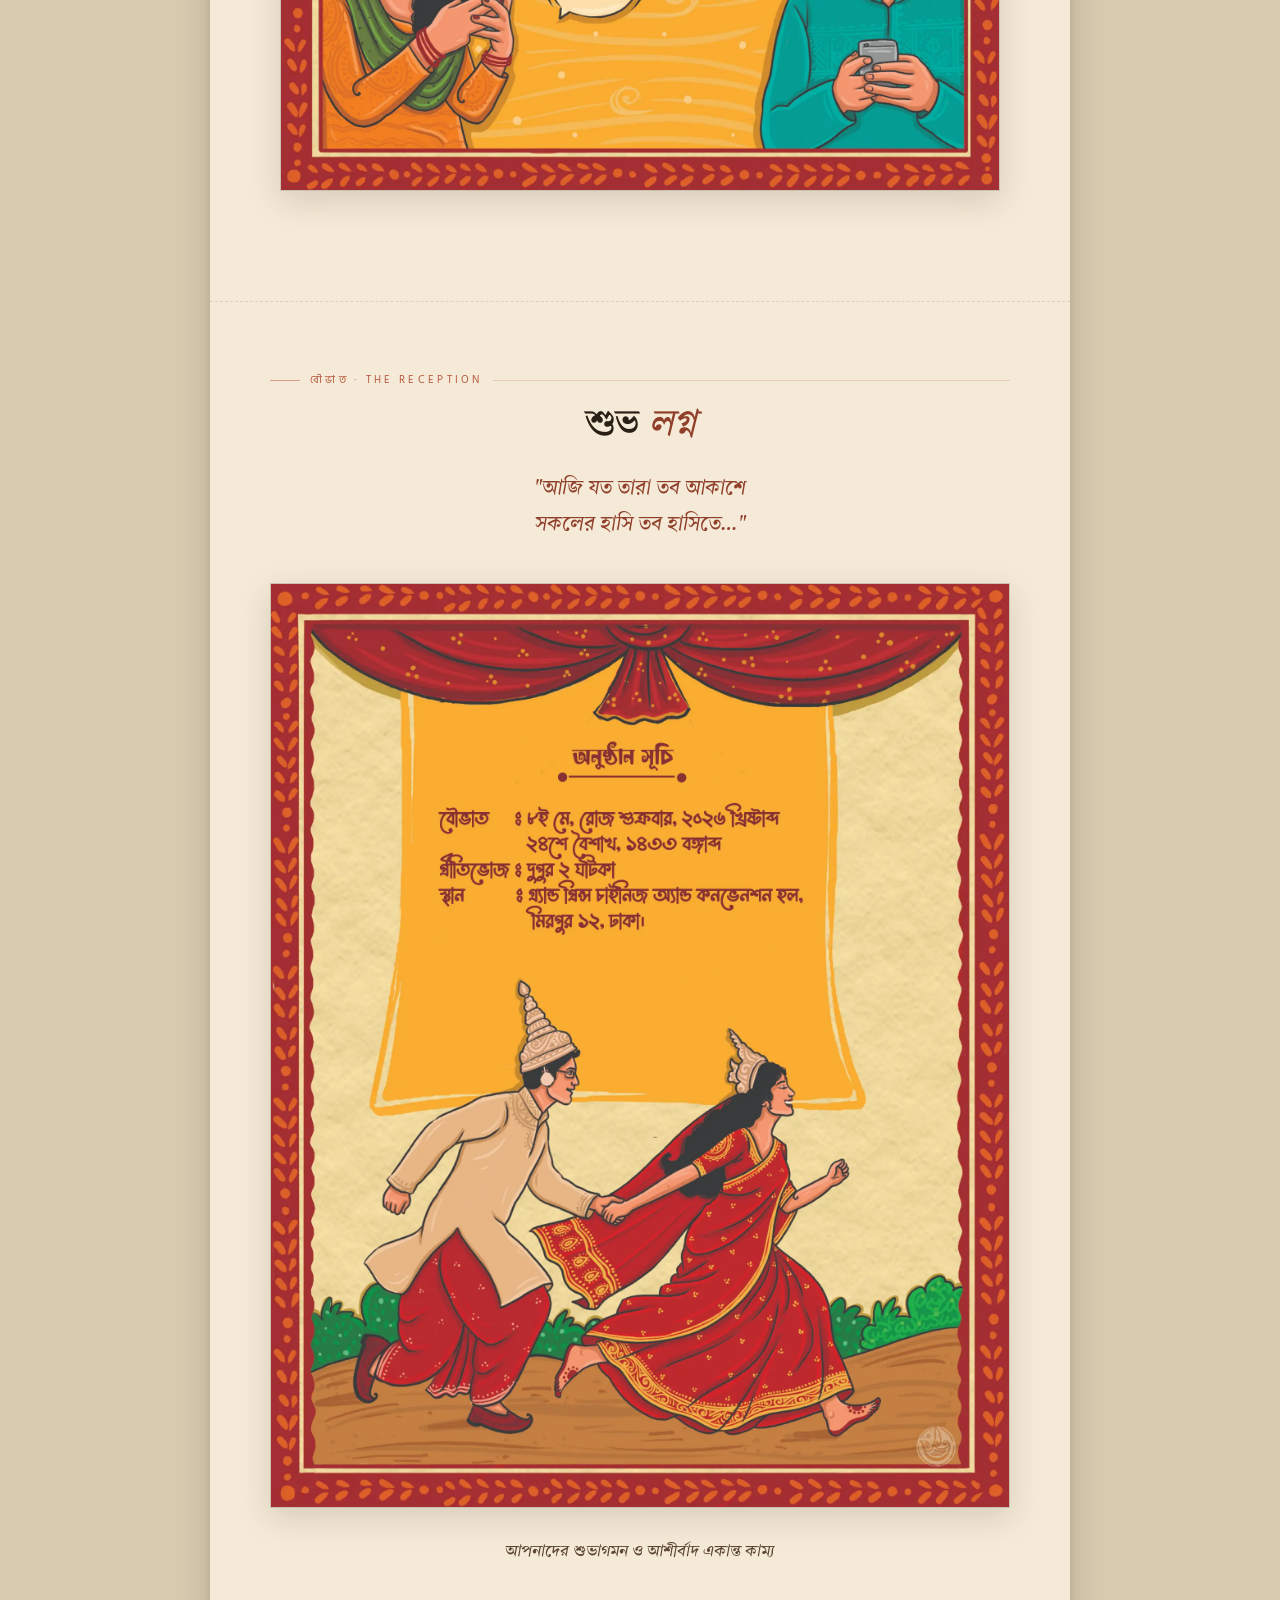
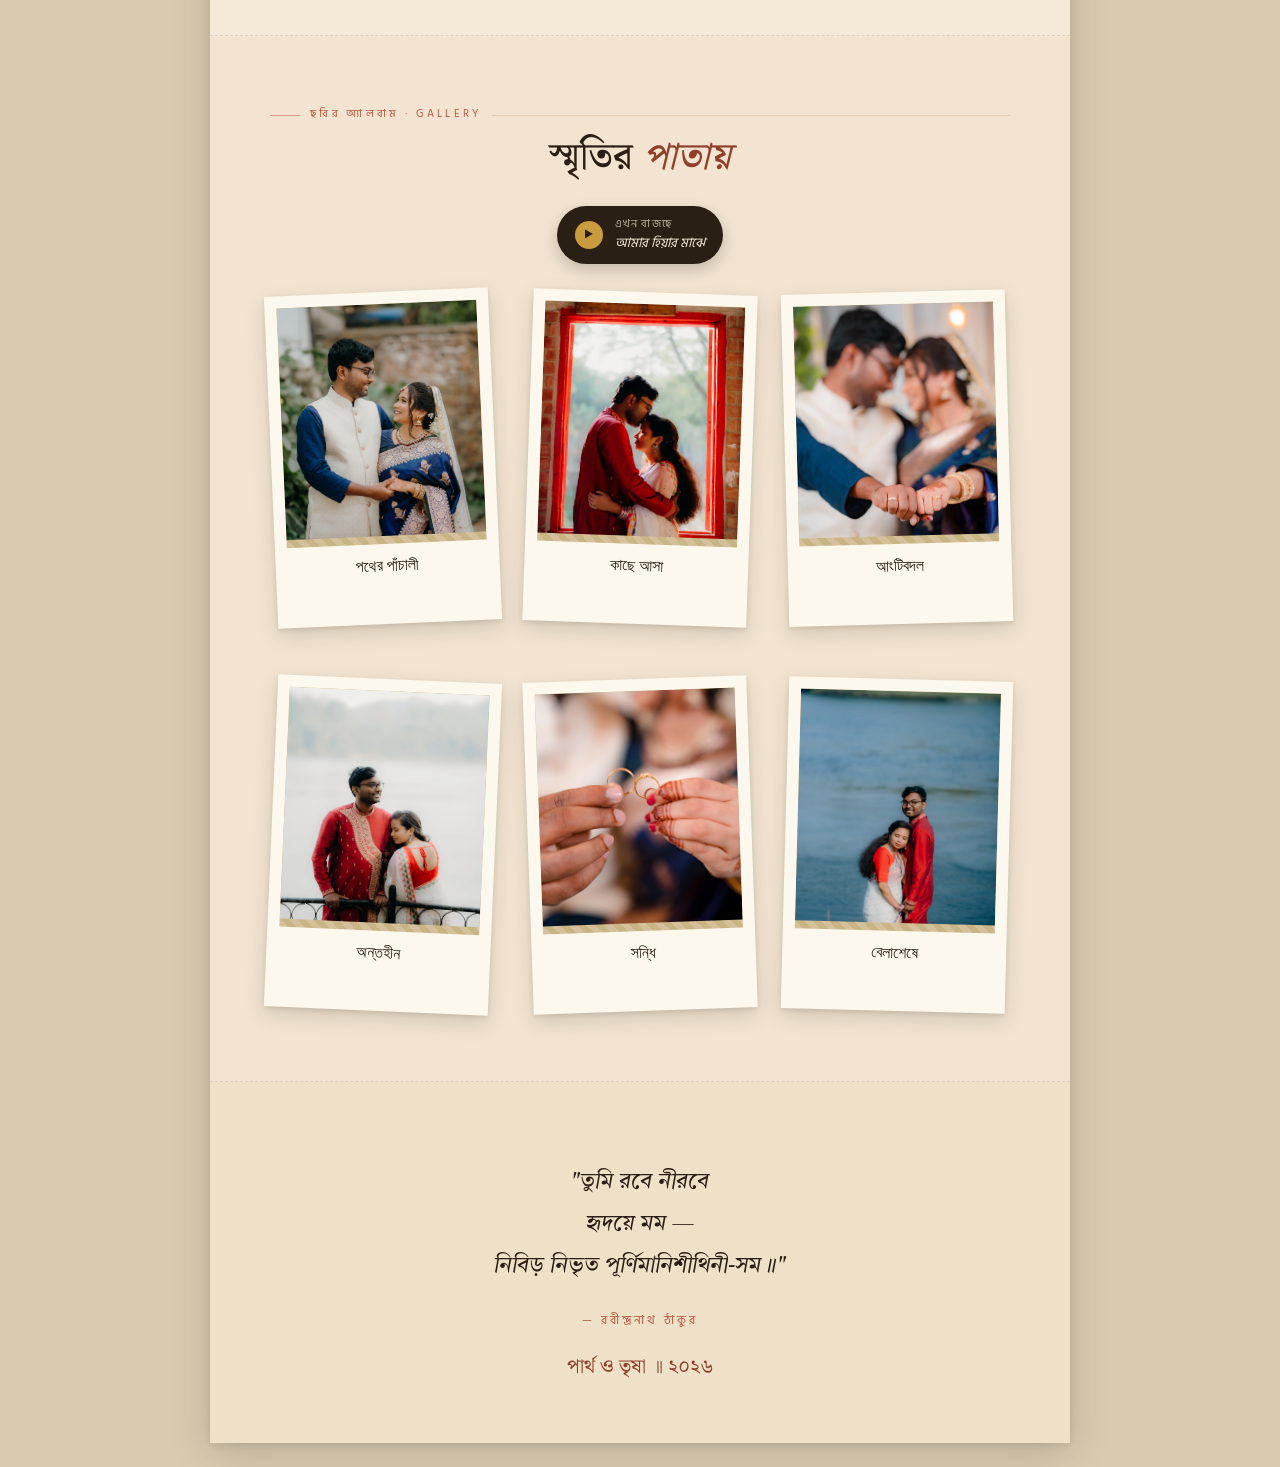
<file: invitations/6b2e25346e37.html>
<!doctype html>
<html lang="bn">
<head>
  <meta charset="utf-8"/>
  <meta name="viewport" content="width=device-width, initial-scale=1"/>
  <meta name="robots" content="noindex,nofollow"/>
  <title>পার্থ ও তৃষা — শুভ পরিণয়</title>
  <link rel="stylesheet" href="/styles.css"/>
  <link rel="preconnect" href="https://fonts.googleapis.com"/>
  <link rel="preconnect" href="https://fonts.gstatic.com" crossorigin/>
  <link href="https://fonts.googleapis.com/css2?family=Tiro+Bangla:ital@0;1&family=Noto+Serif+Bengali:wght@400;500;600;700&family=Hind+Siliguri:wght@300;400;500;600;700&family=Caveat:wght@400;500;600&family=Baloo+Da+2:wght@400;500;600;700&display=swap" rel="stylesheet"/>
</head>
<body data-variant="reception">

  <div class="canvas">

    <!-- ============ HERO ============ -->
    <section class="sec hero" id="hero">
      <img class="alpona tl" src="/alpona.svg" alt="" aria-hidden="true"/>
      <img class="alpona tr" src="/alpona.svg" alt="" aria-hidden="true"/>
      <img class="alpona bl" src="/alpona.svg" alt="" aria-hidden="true"/>
      <img class="alpona br" src="/alpona.svg" alt="" aria-hidden="true"/>

      <div class="sec-label hero-label">শুভ পরিণয় · Shubho Porinoy</div>

      <img class="cover" src="/assets/cover.webp" alt="Partha & Trisha"/>

      <p class="tagline">
        "তোমায় নতুন করে পাব বলে <br/> হারাই ক্ষণে ক্ষণ…"
        <span class="attr">— রবীন্দ্রনাথ ঠাকুর</span>
      </p>

      <div class="date-strip">
        <div class="col">
          <div class="big">২৪শে বৈশাখ</div>
          <div class="sm">১৪৩৩ বঙ্গাব্দ</div>
        </div>
        <div class="sep"></div>
        <div class="col">
          <div class="big">শুক্রবার</div>
          <div class="sm">Friday</div>
        </div>
        <div class="sep"></div>
        <div class="col">
          <div class="big">৮ই মে, ২০২৬</div>
          <div class="sm">8 May 2026</div>
        </div>
      </div>

      <!-- <div class="countdown" id="countdown" data-target="2026-05-08T19:00:00+06:00">
        <div class="unit"><div class="num" data-u="d">--</div><div class="lab">দিন</div></div>
        <div class="unit"><div class="num" data-u="h">--</div><div class="lab">ঘণ্টা</div></div>
        <div class="unit"><div class="num" data-u="m">--</div><div class="lab">মিনিট</div></div>
        <div class="unit"><div class="num" data-u="s">--</div><div class="lab">সেকেন্ড</div></div>
      </div>

      <a href="#story" class="scroll-hint" aria-label="Scroll down">
        <span class="scroll-arrow">↓</span>
      </a> -->
    </section>

    <!-- ============ OUR STORY ============ -->
    <section class="sec" id="story">
      <div class="sec-label">আমাদের কাহিনি · Our Story</div>
      <h2 class="sec-title">গল্পের <span class="em">শুরু</span></h2>

      <div class="story-verse-top">
        "আমার পরাণ যাহা চায়,<br/>
        তুমি তাই, তুমি তাই গো…"
      </div>

      <div class="story-image">
        <img class="story-img" src="/assets/platform.webp" alt="Partha & Trisha"/>
      </div>

      <div class="story-foot-note">
        স্টেশনের সেই প্রথম দেখায়, চায়ের কাপের ধোঁয়ায় যে গল্পের শুরু; ধীরে ধীরে বেড়েছে তা অল্প কথায়, নীরবতায়, চিঠিতে, দীর্ঘ ফোনালাপ আর সুদীর্ঘ রাত্রিজাগায়। সময় বয়ে গেছে, কিন্তু অনুভূতির ডালাটা কেবল ভরেছে — একটু একটু করে, নিঃশব্দে, প্রতিদিন।
      </div>
    </section>

    <!-- ============ CLOSER ============ -->
    <section class="sec" id="closer">
      <div class="sec-label">একসাথে পথচলা · WALKING TOGETHER</div>
      <h2 class="sec-title">পথের <span class="em">সঙ্গী</span></h2>
      <div class="closer-wrap">
        <img class="closer-img" src="/assets/bus_only_reception.webp" alt="Partha & Trisha — closer"/>
      </div>
    </section>

    <!-- ============ FAMILY ============ -->
    <section class="sec" id="family">
      <div class="sec-label">পরিবার · Family</div>
      <h2 class="sec-title">পরিবারের <span class="em">আশীর্বাদ</span></h2>
      <div class="family-intro">
        <img class="family-img" src="/assets/intro.webp" alt="Families"/>
      </div>
    </section>

    <!-- ============ WEDDING DETAILS ============ -->
    <section class="sec" id="wedding">
      <div class="sec-label">বৌভাত · The Reception</div>
      <h2 class="sec-title">শুভ <span class="em">লগ্ন</span></h2>

      <div class="wed-verse-top">
        "আজি যত তারা তব আকাশে<br/>
        সকলের হাসি তব হাসিতে…"
      </div>

      <div class="wed-schedule">
        <img class="wed-schedule-img" src="/assets/schedule_reception.webp" alt="Reception schedule"/>
      </div>

      <div class="wed-foot-note">
        আপনাদের শুভাগমন ও আশীর্বাদ একান্ত কাম্য
      </div>
    </section>

    <!-- ============ GALLERY ============ -->
    <section class="sec gallery-sec" id="gallery">
      <div class="sec-label">ছবির অ্যালবাম · Gallery</div>
      <h2 class="sec-title">স্মৃতির <span class="em">পাতায়</span></h2>

      <div class="music-player" id="musicPlayer">
        <button class="play-btn" id="playBtn" aria-label="Play music">▶</button>
        <div class="track">
          <span class="song">এখন বাজছে</span>
          আমার হিয়ার মাঝে
        </div>
        <audio id="bgMusic" src="/assets/Amar_Hiyar_Majhe.mp3" preload="none" loop></audio>
      </div>

      <div class="gallery-wrap">
        <div class="polaroid p1"><div class="pic"><img src="/assets/Engagement1.webp" alt="Engagement"/></div><div class="cap">পথের পাঁচালী</div></div>
        <div class="polaroid p2"><div class="pic"><img src="/assets/prewedding1.webp" alt="Pre-wedding"/></div><div class="cap">কাছে আসা</div></div>
        <div class="polaroid p3"><div class="pic"><img src="/assets/Engagement2.webp" alt="Portrait"/></div><div class="cap">আংটিবদল</div></div>
        <div class="polaroid p4"><div class="pic"><img src="/assets/prewedding2.webp" alt="Candid"/></div><div class="cap">অন্তহীন</div></div>
        <div class="polaroid p5"><div class="pic"><img src="/assets/Engagement3.webp" alt="Outdoor"/></div><div class="cap">সন্ধি</div></div>
        <div class="polaroid p6"><div class="pic"><img src="/assets/prewedding3.webp" alt="Laughter"/></div><div class="cap">বেলাশেষে</div></div>
      </div>
    </section>

    <!-- ============ FOOTER ============ -->
    <footer class="footer-verse">
      <div class="verse">
        "তুমি রবে নীরবে<br/>
        হৃদয়ে মম —<br/>
        নিবিড় নিভৃত পূর্ণিমানিশীথিনী-সম॥"
      </div>
      <div class="attr">— রবীন্দ্রনাথ ঠাকুর</div>
      <div class="names-small">পার্থ ও তৃষা ॥ ২০২৬</div>
    </footer>

  </div>

  <script src="/script.js"></script>
</body>
</html>
</file>
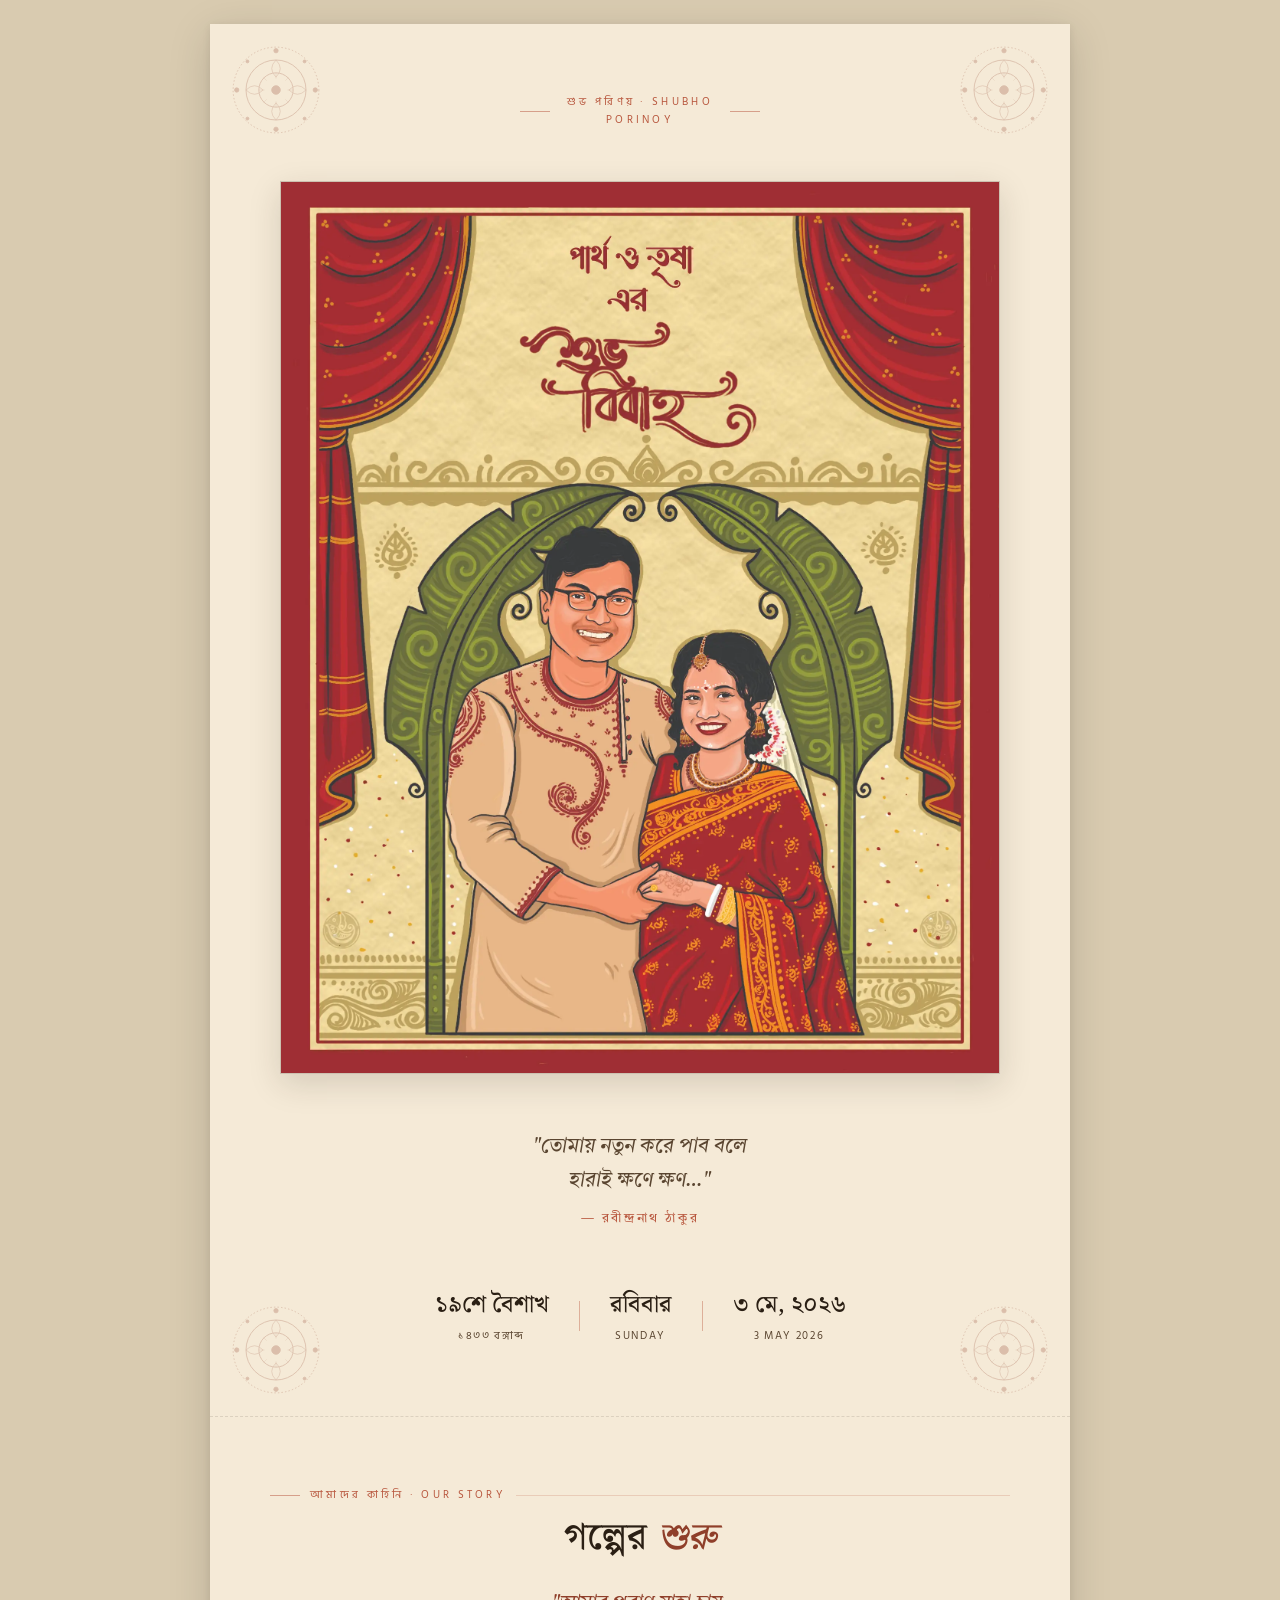
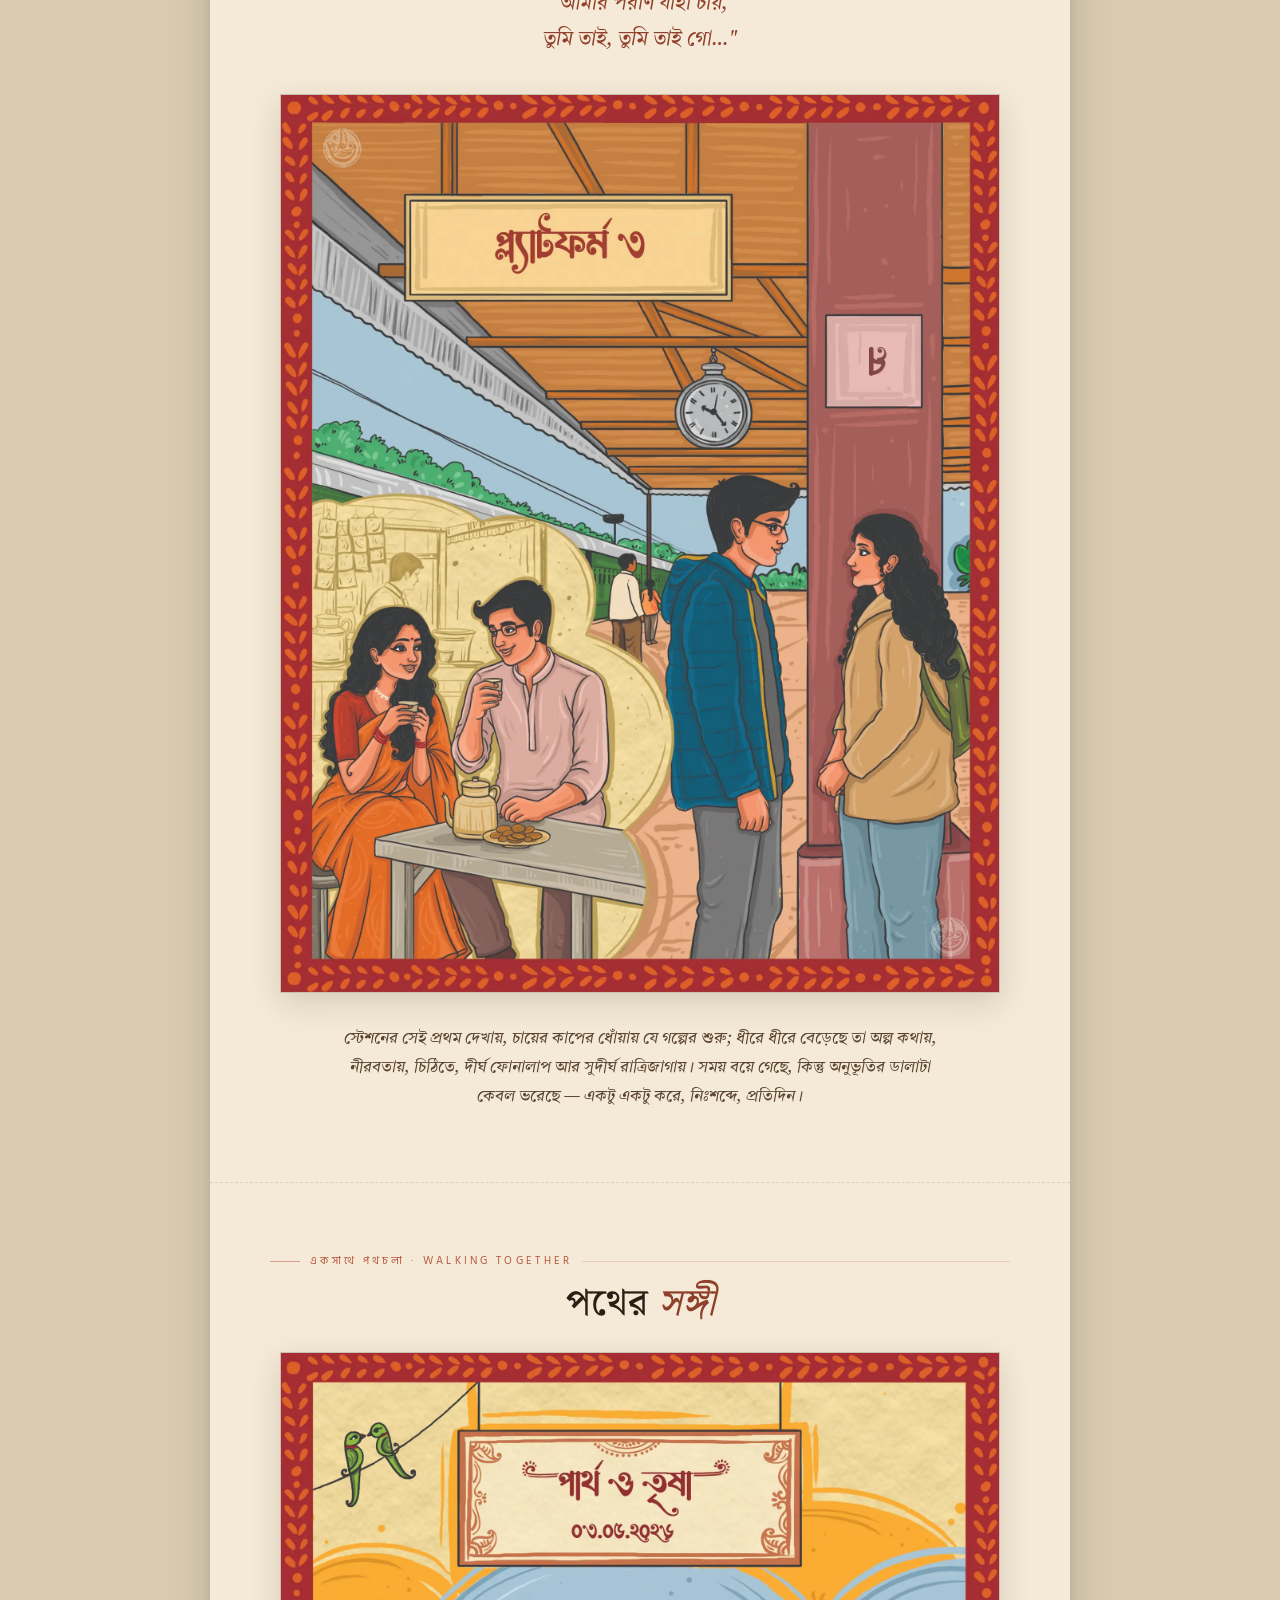
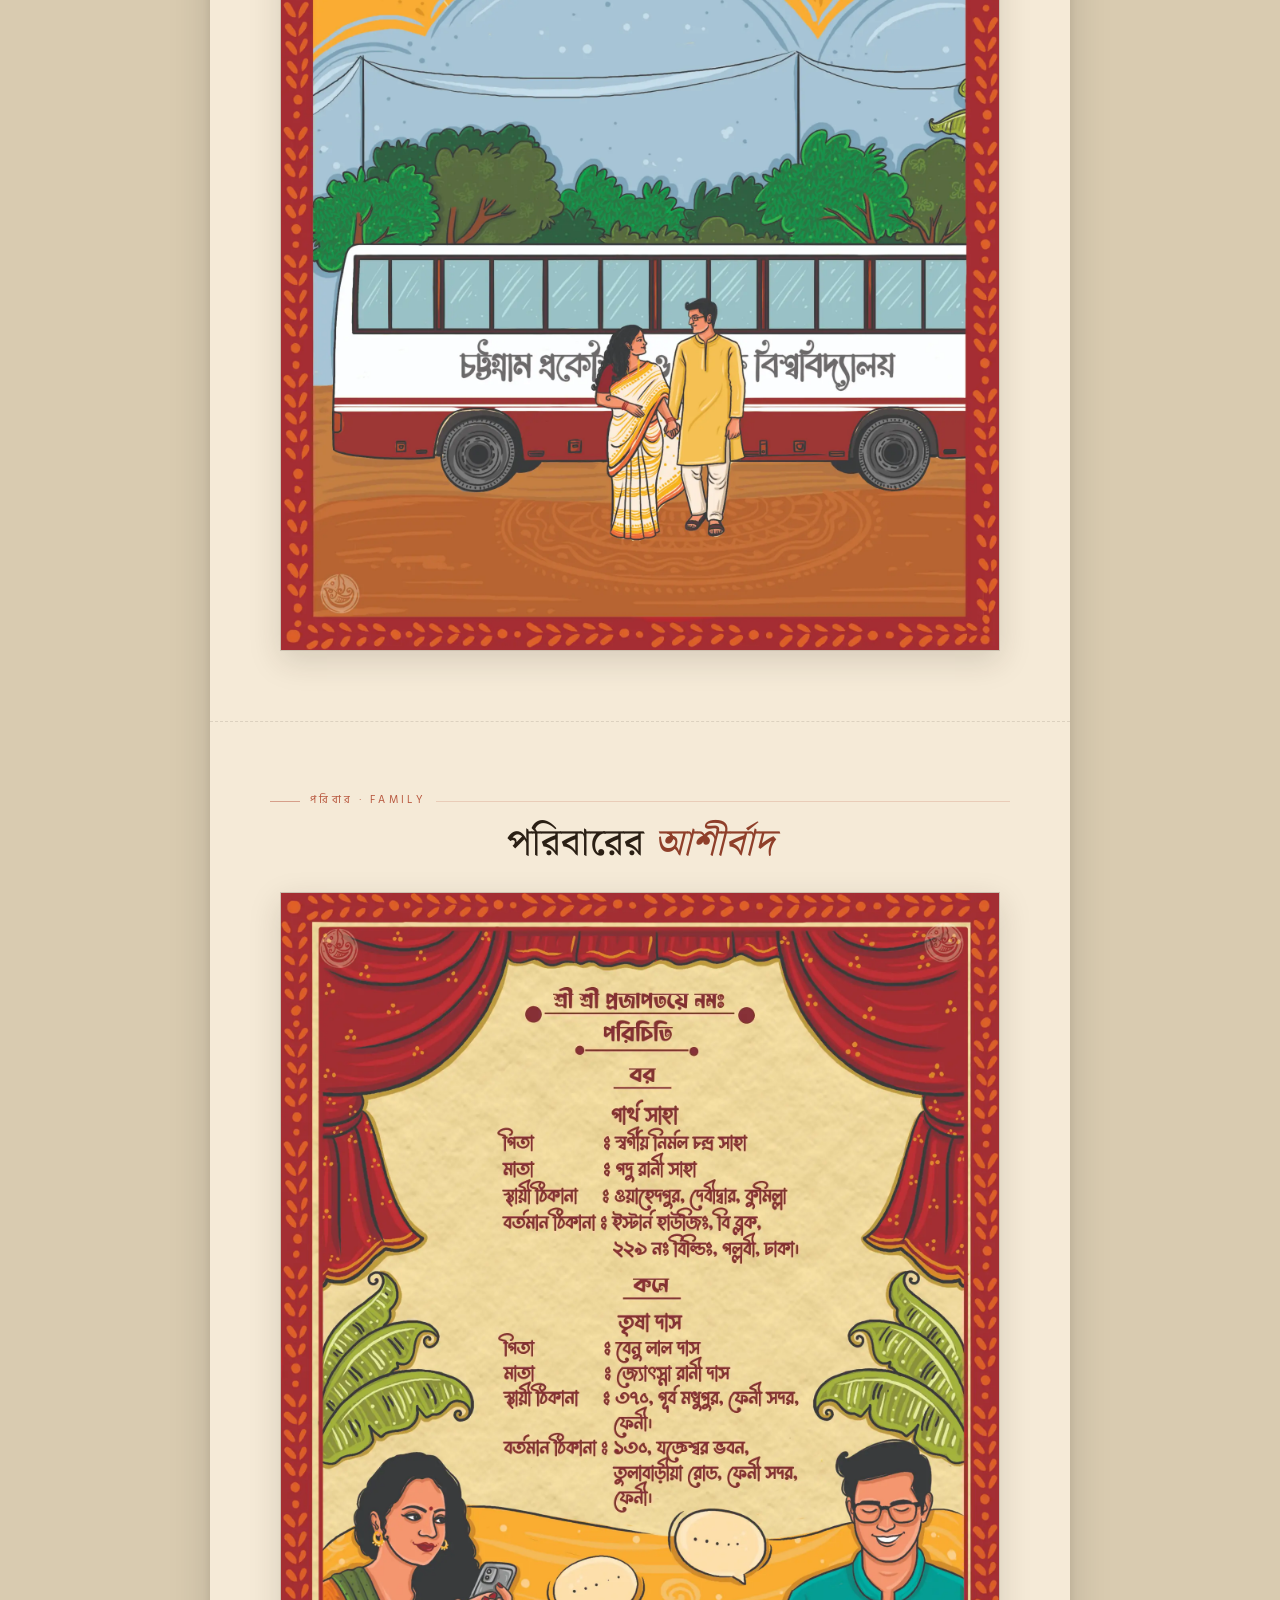
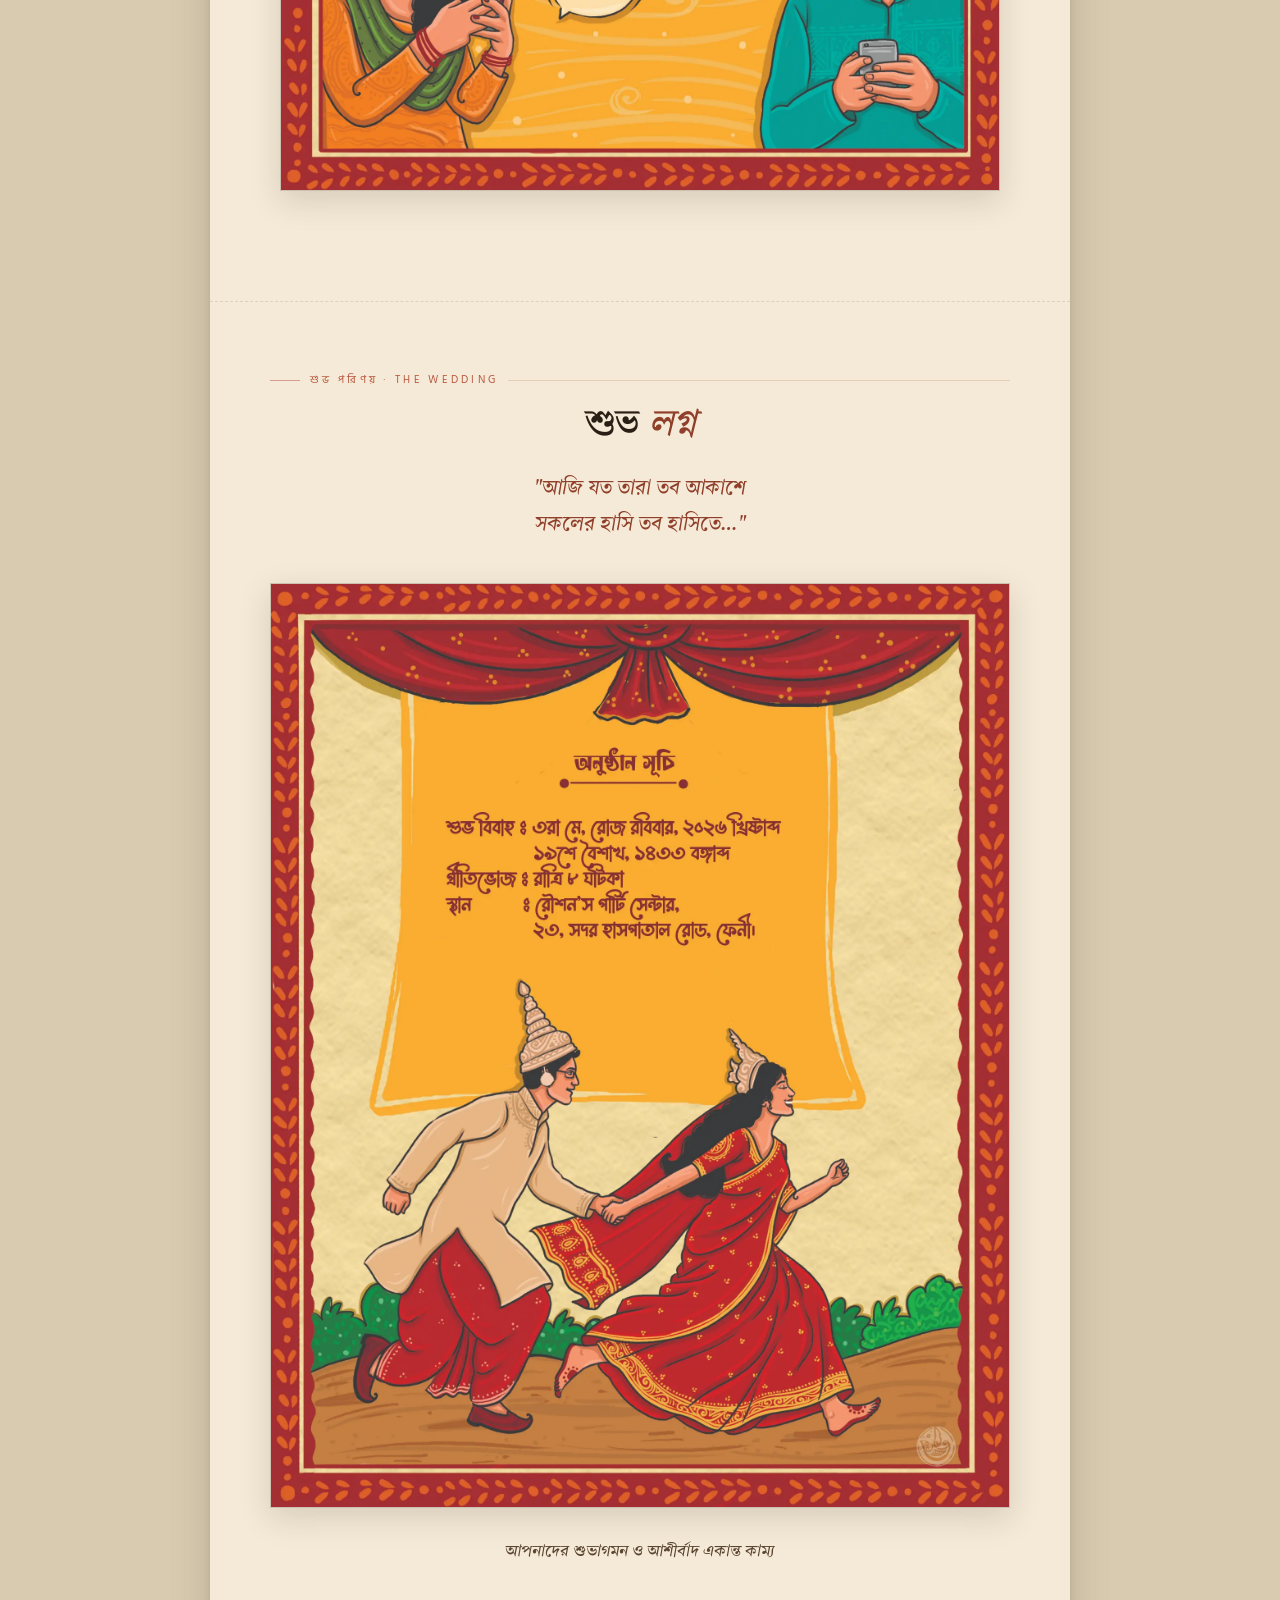
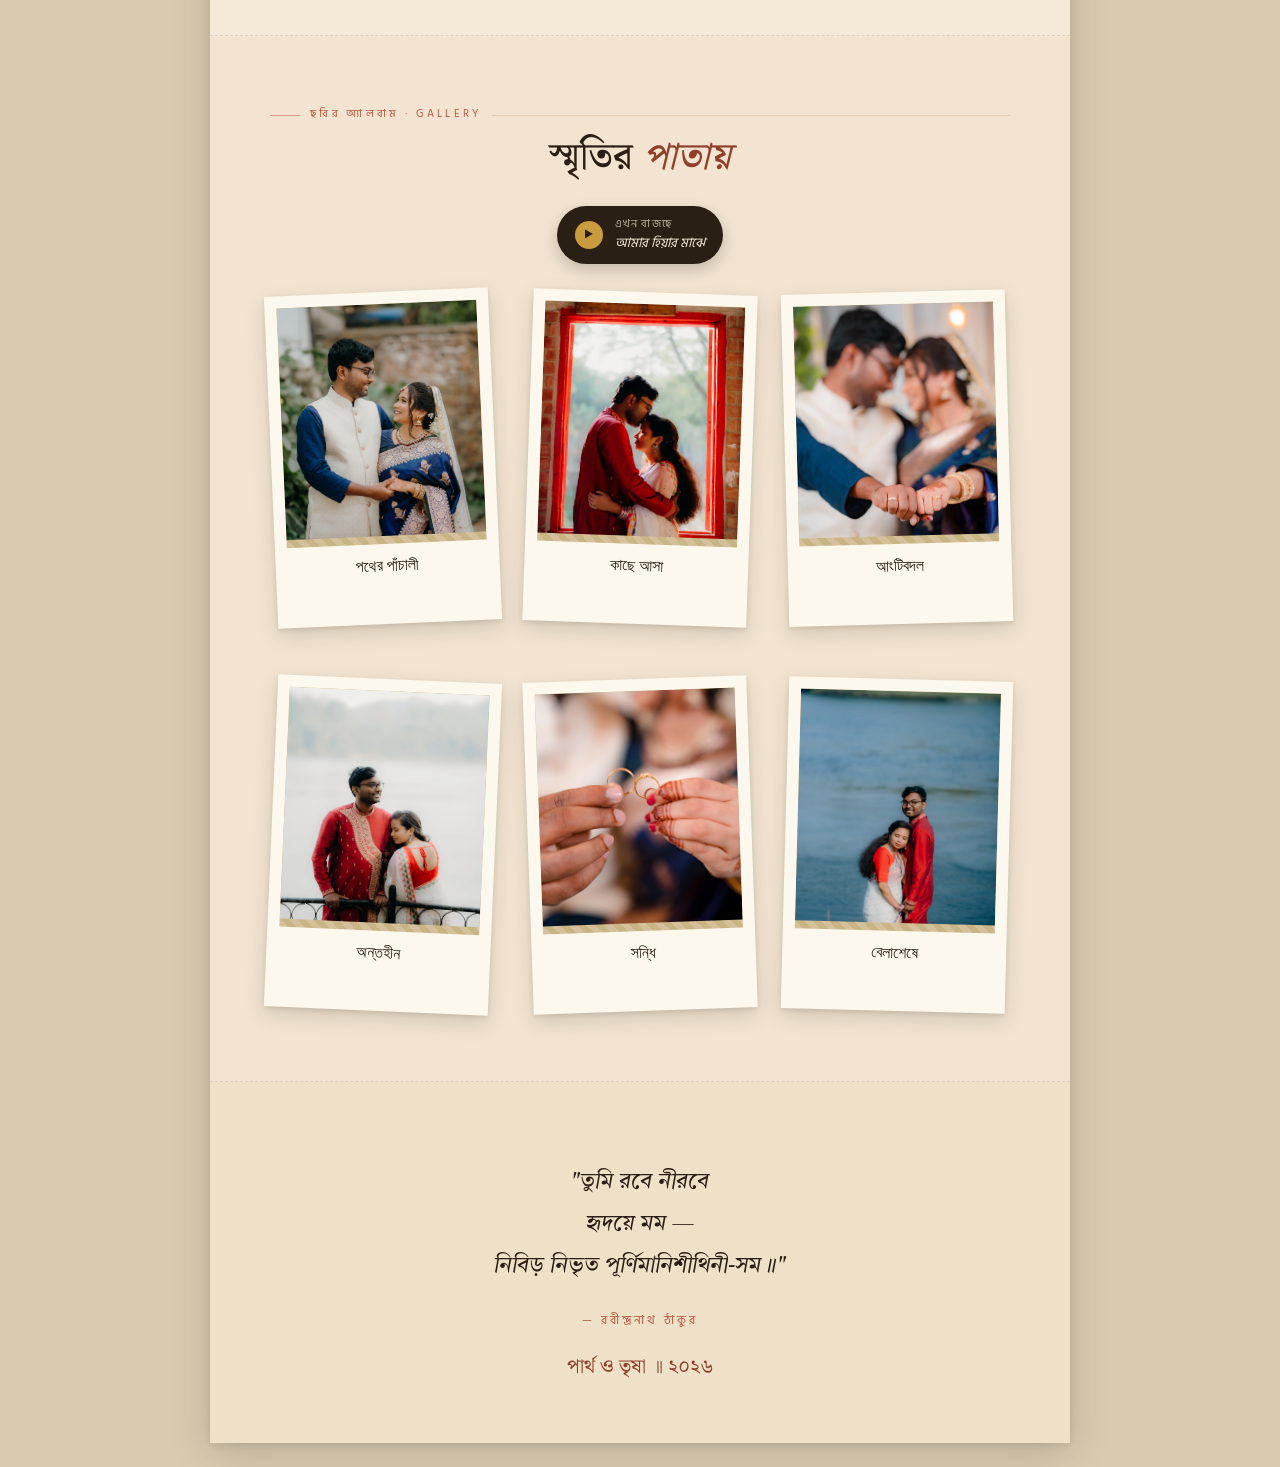
<file: invitations/813b240abb99.html>
<!doctype html>
<html lang="bn">
<head>
  <meta charset="utf-8"/>
  <meta name="viewport" content="width=device-width, initial-scale=1"/>
  <meta name="robots" content="noindex,nofollow"/>
  <title>পার্থ ও তৃষা — শুভ পরিণয়</title>
  <link rel="stylesheet" href="/styles.css"/>
  <link rel="preconnect" href="https://fonts.googleapis.com"/>
  <link rel="preconnect" href="https://fonts.gstatic.com" crossorigin/>
  <link href="https://fonts.googleapis.com/css2?family=Tiro+Bangla:ital@0;1&family=Noto+Serif+Bengali:wght@400;500;600;700&family=Hind+Siliguri:wght@300;400;500;600;700&family=Caveat:wght@400;500;600&family=Baloo+Da+2:wght@400;500;600;700&display=swap" rel="stylesheet"/>
</head>
<body data-variant="wedding">

  <div class="canvas">

    <!-- ============ HERO ============ -->
    <section class="sec hero" id="hero">
      <img class="alpona tl" src="/alpona.svg" alt="" aria-hidden="true"/>
      <img class="alpona tr" src="/alpona.svg" alt="" aria-hidden="true"/>
      <img class="alpona bl" src="/alpona.svg" alt="" aria-hidden="true"/>
      <img class="alpona br" src="/alpona.svg" alt="" aria-hidden="true"/>

      <div class="sec-label hero-label">শুভ পরিণয় · Shubho Porinoy</div>

      <img class="cover" src="/assets/cover.webp" alt="Partha & Trisha"/>

      <p class="tagline">
        "তোমায় নতুন করে পাব বলে <br/> হারাই ক্ষণে ক্ষণ…"
        <span class="attr">— রবীন্দ্রনাথ ঠাকুর</span>
      </p>

      <div class="date-strip">
        <div class="col">
          <div class="big">১৯শে বৈশাখ</div>
          <div class="sm">১৪৩৩ বঙ্গাব্দ</div>
        </div>
        <div class="sep"></div>
        <div class="col">
          <div class="big">রবিবার</div>
          <div class="sm">Sunday</div>
        </div>
        <div class="sep"></div>
        <div class="col">
          <div class="big">৩ মে, ২০২৬</div>
          <div class="sm">3 May 2026</div>
        </div>
      </div>

      <!-- <div class="countdown" id="countdown" data-target="2026-05-03T20:30:00+06:00">
        <div class="unit"><div class="num" data-u="d">--</div><div class="lab">দিন</div></div>
        <div class="unit"><div class="num" data-u="h">--</div><div class="lab">ঘণ্টা</div></div>
        <div class="unit"><div class="num" data-u="m">--</div><div class="lab">মিনিট</div></div>
        <div class="unit"><div class="num" data-u="s">--</div><div class="lab">সেকেন্ড</div></div>
      </div>

      <a href="#story" class="scroll-hint" aria-label="Scroll down">
        <span class="scroll-arrow">↓</span>
      </a> -->
    </section>

    <!-- ============ OUR STORY ============ -->
    <section class="sec" id="story">
      <div class="sec-label">আমাদের কাহিনি · Our Story</div>
      <h2 class="sec-title">গল্পের <span class="em">শুরু</span></h2>

      <div class="story-verse-top">
        "আমার পরাণ যাহা চায়,<br/>
        তুমি তাই, তুমি তাই গো…"
      </div>

      <div class="story-image">
        <img class="story-img" src="/assets/platform.webp" alt="Partha & Trisha"/>
      </div>

      <div class="story-foot-note">
        স্টেশনের সেই প্রথম দেখায়, চায়ের কাপের ধোঁয়ায় যে গল্পের শুরু; ধীরে ধীরে বেড়েছে তা অল্প কথায়, নীরবতায়, চিঠিতে, দীর্ঘ ফোনালাপ আর সুদীর্ঘ রাত্রিজাগায়। সময় বয়ে গেছে, কিন্তু অনুভূতির ডালাটা কেবল ভরেছে — একটু একটু করে, নিঃশব্দে, প্রতিদিন।
      </div>
    </section>

    <!-- ============ CLOSER ============ -->
    <section class="sec" id="closer">
      <div class="sec-label">একসাথে পথচলা · WALKING TOGETHER</div>
      <h2 class="sec-title">পথের <span class="em">সঙ্গী</span></h2>
      <div class="closer-wrap">
        <img class="closer-img" src="/assets/bus_both.webp" alt="Partha & Trisha — closer"/>
      </div>
    </section>

    <!-- ============ FAMILY ============ -->
    <section class="sec" id="family">
      <div class="sec-label">পরিবার · Family</div>
      <h2 class="sec-title">পরিবারের <span class="em">আশীর্বাদ</span></h2>
      <div class="family-intro">
        <img class="family-img" src="/assets/intro.webp" alt="Families"/>
      </div>
    </section>

    <!-- ============ WEDDING DETAILS ============ -->
    <section class="sec" id="wedding">
      <div class="sec-label">শুভ পরিণয় · The Wedding</div>
      <h2 class="sec-title">শুভ <span class="em">লগ্ন</span></h2>

      <div class="wed-verse-top">
        "আজি যত তারা তব আকাশে<br/>
        সকলের হাসি তব হাসিতে…"
      </div>

      <div class="wed-schedule">
        <img class="wed-schedule-img" src="/assets/schedule_wedding.webp" alt="Wedding schedule"/>
      </div>

      <div class="wed-foot-note">
        আপনাদের শুভাগমন ও আশীর্বাদ একান্ত কাম্য
      </div>
    </section>

    <!-- ============ GALLERY ============ -->
    <section class="sec gallery-sec" id="gallery">
      <div class="sec-label">ছবির অ্যালবাম · Gallery</div>
      <h2 class="sec-title">স্মৃতির <span class="em">পাতায়</span></h2>

      <div class="music-player" id="musicPlayer">
        <button class="play-btn" id="playBtn" aria-label="Play music">▶</button>
        <div class="track">
          <span class="song">এখন বাজছে</span>
          আমার হিয়ার মাঝে
        </div>
        <audio id="bgMusic" src="/assets/Amar_Hiyar_Majhe.mp3" preload="none" loop></audio>
      </div>

      <div class="gallery-wrap">
        <div class="polaroid p1"><div class="pic"><img src="/assets/Engagement1.webp" alt="Engagement"/></div><div class="cap">পথের পাঁচালী</div></div>
        <div class="polaroid p2"><div class="pic"><img src="/assets/prewedding1.webp" alt="Pre-wedding"/></div><div class="cap">কাছে আসা</div></div>
        <div class="polaroid p3"><div class="pic"><img src="/assets/Engagement2.webp" alt="Portrait"/></div><div class="cap">আংটিবদল</div></div>
        <div class="polaroid p4"><div class="pic"><img src="/assets/prewedding2.webp" alt="Candid"/></div><div class="cap">অন্তহীন</div></div>
        <div class="polaroid p5"><div class="pic"><img src="/assets/Engagement3.webp" alt="Outdoor"/></div><div class="cap">সন্ধি</div></div>
        <div class="polaroid p6"><div class="pic"><img src="/assets/prewedding3.webp" alt="Laughter"/></div><div class="cap">বেলাশেষে</div></div>
      </div>
    </section>

    <!-- ============ FOOTER ============ -->
    <footer class="footer-verse">
      <div class="verse">
        "তুমি রবে নীরবে<br/>
        হৃদয়ে মম —<br/>
        নিবিড় নিভৃত পূর্ণিমানিশীথিনী-সম॥"
      </div>
      <div class="attr">— রবীন্দ্রনাথ ঠাকুর</div>
      <div class="names-small">পার্থ ও তৃষা ॥ ২০২৬</div>
    </footer>

  </div>

  <script src="/script.js"></script>
</body>
</html>
</file>
<file: styles.css>
/* ============ Base & Variables ============ */
* { box-sizing: border-box; margin: 0; padding: 0; }

:root {
  --paper: #f5ead7;
  --paper-2: #efe1c7;
  --paper-deep: #e8d4b0;
  --ink: #2a1f14;
  --ink-soft: #5a4530;
  --terracotta: #b8573e;
  --terracotta-deep: #8f3f2a;
  --sindoor: #c8371d;
  --moss: #5a6b3e;
  --ochre: #c89b3c;
  --shadow: 0 2px 12px rgba(42, 31, 20, 0.08);
}

html {
  scroll-behavior: smooth;
}

body {
  background: #d9cbb0;
  color: var(--ink);
  font-family: 'Tiro Bangla', 'Noto Serif Bengali', serif;
  line-height: 1.6;
  font-size: 17px;
  -webkit-font-smoothing: antialiased;
}

/* ============ Canvas ============ */
.canvas {
  max-width: 860px;
  margin: 24px auto;
  background: var(--paper);
  min-height: 100vh;
  box-shadow: 0 10px 40px rgba(0, 0, 0, 0.15), 0 2px 8px rgba(0, 0, 0, 0.08);
  position: relative;
  overflow: hidden;
}

/* ============ Section Shell ============ */
section.sec {
  padding: 70px 60px;
  position: relative;
  border-bottom: 1px dashed rgba(42, 31, 20, 0.12);
}

section.sec:last-child {
  border-bottom: none;
}

.sec-label {
  font-family: 'Hind Siliguri', sans-serif;
  font-size: 11px;
  letter-spacing: 0.3em;
  text-transform: uppercase;
  color: var(--terracotta);
  margin-bottom: 12px;
  display: flex;
  align-items: center;
  gap: 10px;
}

.sec-label::before,
.sec-label::after {
  content: '';
  flex: 0 0 30px;
  height: 1px;
  background: var(--terracotta);
  opacity: 0.5;
}

.sec-label::after {
  flex: 1;
  opacity: 0.2;
}

.sec-title {
  font-family: 'Noto Serif Bengali', serif;
  font-weight: 500;
  font-size: 38px;
  color: var(--ink);
  margin-bottom: 24px;
  line-height: 1.2;
  text-align: center;
}

.sec-title .em {
  color: var(--terracotta-deep);
  font-style: italic;
}

/* ============ Hero ============ */
.hero {
  padding: 80px 60px 60px;
  text-align: center;
  position: relative;
  min-height: 100vh;
  min-height: 100svh;
  display: flex;
  flex-direction: column;
  justify-content: center;
  align-items: center;
}

.hero .overline {
  font-family: 'Hind Siliguri', sans-serif;
  font-size: 12px;
  letter-spacing: 0.4em;
  color: var(--terracotta);
  text-transform: uppercase;
  margin-bottom: 30px;
}

.hero .hero-label {
  justify-content: center;
  margin-bottom: 20px;
}

.hero .hero-label::after {
  flex: 0 0 30px;
  opacity: 0.5;
}

.hero .cover {
  width: 100%;
  max-width: 720px;
  height: auto;
  display: block;
  margin: 32px auto 28px;
  border: 1px solid rgba(42, 31, 20, 0.2);
  box-shadow: 0 10px 30px rgba(42, 31, 20, 0.15);
}

.hero .couple {
  font-family: 'Noto Serif Bengali', serif;
  font-weight: 400;
  font-size: 88px;
  line-height: 1.05;
  color: var(--ink);
  margin: 10px 0;
  letter-spacing: -0.01em;
}

.hero .couple .amp {
  display: block;
  font-family: 'Tiro Bangla', serif;
  font-style: italic;
  font-size: 54px;
  color: var(--terracotta);
  margin: 6px 0;
  font-weight: 400;
}

.hero .tagline {
  font-family: 'Tiro Bangla', serif;
  font-style: italic;
  font-size: 20px;
  color: var(--ink-soft);
  max-width: 480px;
  margin: 28px auto 20px;
  line-height: 1.7;
}

.hero .tagline .attr {
  display: block;
  font-size: 13px;
  font-style: normal;
  letter-spacing: 0.2em;
  color: var(--terracotta);
  margin-top: 10px;
}

.hero .date-strip {
  display: flex;
  gap: 30px;
  justify-content: center;
  align-items: center;
  margin-top: 36px;
  font-family: 'Hind Siliguri', sans-serif;
}

.hero .date-strip .col {
  text-align: center;
}

.hero .date-strip .big {
  font-family: 'Noto Serif Bengali', serif;
  font-size: 24px;
  color: var(--ink);
  font-weight: 500;
}

.hero .date-strip .sm {
  font-size: 11px;
  color: var(--ink-soft);
  letter-spacing: 0.15em;
  text-transform: uppercase;
  margin-top: 4px;
}

.hero .date-strip .sep {
  width: 1px;
  height: 30px;
  background: var(--terracotta);
  opacity: 0.4;
}

/* Scroll hint */
.scroll-hint {
  display: inline-block;
  margin-top: 50px;
  color: var(--terracotta);
  text-decoration: none;
  animation: bounce 2s infinite;
  font-size: 24px;
  opacity: 0.6;
}

@keyframes bounce {
  0%, 20%, 50%, 80%, 100% { transform: translateY(0); }
  40% { transform: translateY(-8px); }
  60% { transform: translateY(-4px); }
}

/* Alpona motif */
.alpona {
  position: absolute;
  width: 100px;
  height: 100px;
  opacity: 0.25;
  pointer-events: none;
}

.alpona.tl { top: 16px; left: 16px; }
.alpona.tr { top: 16px; right: 16px; transform: scaleX(-1); }
.alpona.bl { bottom: 16px; left: 16px; transform: scaleY(-1); }
.alpona.br { bottom: 16px; right: 16px; transform: scale(-1); }

/* ============ Countdown ============ */
.countdown {
  display: grid;
  grid-template-columns: repeat(4, 1fr);
  gap: 14px;
  max-width: 520px;
  margin: 40px auto 0;
}

.countdown .unit {
  background: var(--paper-2);
  border: 1px solid rgba(184, 87, 62, 0.25);
  padding: 18px 10px;
  text-align: center;
}

.countdown .num {
  font-family: 'Noto Serif Bengali', serif;
  font-size: 36px;
  color: var(--terracotta-deep);
  font-weight: 500;
}

.countdown .lab {
  font-family: 'Hind Siliguri', sans-serif;
  font-size: 11px;
  letter-spacing: 0.15em;
  text-transform: uppercase;
  color: var(--ink-soft);
  margin-top: 4px;
}

/* ============ Story ============ */
.story-verse-top {
  text-align: center;
  font-family: 'Tiro Bangla', serif;
  font-style: italic;
  font-size: 20px;
  color: var(--terracotta-deep);
  line-height: 1.8;
  margin: 0 auto 36px;
  max-width: 520px;
}

.story-image {
  max-width: 720px;
  margin: 0 auto;
}

.story-img {
  width: 100%;
  height: auto;
  display: block;
  border: 1px solid rgba(42, 31, 20, 0.2);
  box-shadow: 0 10px 30px rgba(42, 31, 20, 0.15);
}

.story-foot-note {
  text-align: center;
  font-family: 'Tiro Bangla', serif;
  font-style: italic;
  font-size: 16px;
  color: var(--ink-soft);
  margin: 32px auto 0;
  max-width: 600px;
  line-height: 1.8;
}

/* ============ Closer ============ */
.closer-wrap {
  max-width: 720px;
  margin: 0 auto;
}

.closer-img {
  width: 100%;
  height: auto;
  display: block;
  border: 1px solid rgba(42, 31, 20, 0.2);
  box-shadow: 0 10px 30px rgba(42, 31, 20, 0.15);
}

/* ============ Wedding Details ============ */
.wed-verse-top {
  text-align: center;
  font-family: 'Tiro Bangla', serif;
  font-style: italic;
  font-size: 20px;
  color: var(--terracotta-deep);
  line-height: 1.8;
  margin-bottom: 36px;
  max-width: 520px;
  margin-left: auto;
  margin-right: auto;
}

.wed-two {
  display: grid;
  grid-template-columns: 1fr 1fr;
  gap: 24px;
  max-width: 820px;
  margin: 0 auto;
}

.wed-card {
  background: var(--paper-2);
  border: 1px solid rgba(184, 87, 62, 0.3);
  padding: 36px 28px 32px;
  text-align: center;
  position: relative;
}

.wed-card::before,
.wed-card::after {
  content: '';
  position: absolute;
  width: 28px;
  height: 28px;
  border: 1px solid var(--terracotta);
}

.wed-card::before { top: 8px; left: 8px; border-right: none; border-bottom: none; }
.wed-card::after { bottom: 8px; right: 8px; border-left: none; border-top: none; }

.wed-eyebrow {
  font-family: 'Hind Siliguri', sans-serif;
  font-size: 10px;
  letter-spacing: 0.3em;
  text-transform: uppercase;
  color: var(--terracotta);
  margin-bottom: 8px;
}

.wed-head {
  font-family: 'Noto Serif Bengali', serif;
  font-size: 26px;
  color: var(--ink);
  margin-bottom: 6px;
  font-weight: 500;
}

.wed-sep {
  color: var(--terracotta);
  font-family: 'Noto Serif Bengali', serif;
  font-size: 18px;
  margin-bottom: 18px;
}

.wed-row {
  display: grid;
  grid-template-columns: 70px 1fr;
  gap: 14px;
  text-align: left;
  padding: 12px 0;
  border-top: 1px dashed rgba(42, 31, 20, 0.18);
  align-items: baseline;
}

.wed-row .k {
  font-family: 'Hind Siliguri', sans-serif;
  font-size: 10px;
  letter-spacing: 0.2em;
  text-transform: uppercase;
  color: var(--terracotta);
  padding-top: 3px;
}

.wed-row .v {
  font-family: 'Noto Serif Bengali', serif;
  font-size: 16px;
  color: var(--ink);
  line-height: 1.5;
}

.wed-row .v em {
  display: block;
  font-family: 'Tiro Bangla', serif;
  font-style: italic;
  font-size: 13px;
  color: var(--ink-soft);
  margin-top: 3px;
  font-weight: 400;
}

.wed-schedule {
  max-width: 860px;
  margin: 40px auto 0;
}

.wed-schedule-img {
  width: 100%;
  height: auto;
  display: block;
  object-fit: contain;
  border: 1px solid rgba(42, 31, 20, 0.2);
  box-shadow: 0 10px 30px rgba(42, 31, 20, 0.15);
}

.wed-foot-note {
  text-align: center;
  font-family: 'Tiro Bangla', serif;
  font-style: italic;
  font-size: 16px;
  color: var(--ink-soft);
  margin-top: 32px;
}

/* ============ Gallery ============ */
.gallery-sec {
  background: rgba(184, 87, 62, 0.04);
}

.gallery-wrap {
  display: grid;
  grid-template-columns: repeat(3, 1fr);
  gap: 56px 32px;
  justify-items: center;
  margin-top: 28px;
}

.polaroid {
  background: #fdf8ed;
  padding: 12px 12px 44px;
  box-shadow: 0 8px 20px rgba(42, 31, 20, 0.15), 0 2px 4px rgba(42, 31, 20, 0.1);
  transition: transform 0.3s;
}

.polaroid:hover {
  transform: rotate(0deg) scale(1.04) !important;
  z-index: 10;
}

.polaroid .pic {
  width: 200px;
  height: 240px;
  background: repeating-linear-gradient(45deg, #d4c19a, #d4c19a 6px, #c8b485 6px, #c8b485 12px);
  display: flex;
  align-items: flex-end;
  justify-content: center;
  padding-bottom: 8px;
  font-family: 'Hind Siliguri', sans-serif;
  font-size: 10px;
  color: #6a5438;
  letter-spacing: 0.1em;
  text-transform: uppercase;
  overflow: hidden;
}

.polaroid .pic img {
  width: 100%;
  height: 100%;
  object-fit: cover;
  display: block;
}

.polaroid .cap {
  font-family: 'Caveat', cursive;
  font-size: 16px;
  color: var(--ink);
  text-align: center;
  margin-top: 10px;
}

.polaroid.p1 { transform: rotate(-2.5deg); }
.polaroid.p2 { transform: rotate(2deg); }
.polaroid.p3 { transform: rotate(-1.5deg); }
.polaroid.p4 { transform: rotate(2.5deg); }
.polaroid.p5 { transform: rotate(-2deg); }
.polaroid.p6 { transform: rotate(1.5deg); }

.gallery-note {
  text-align: center;
  font-family: 'Tiro Bangla', serif;
  font-style: italic;
  color: var(--ink-soft);
  margin-top: 40px;
  font-size: 15px;
}

/* Music Player */
.music-player {
  background: var(--ink);
  color: var(--paper);
  padding: 10px 18px;
  border-radius: 40px;
  display: flex;
  align-items: center;
  gap: 12px;
  font-family: 'Hind Siliguri', sans-serif;
  font-size: 13px;
  box-shadow: 0 6px 16px rgba(0, 0, 0, 0.2);
  margin: 8px auto 0;
  width: fit-content;
}

.music-player .play-btn {
  width: 28px;
  height: 28px;
  border-radius: 50%;
  background: var(--ochre);
  color: var(--ink);
  display: flex;
  align-items: center;
  justify-content: center;
  font-size: 11px;
  border: none;
  cursor: pointer;
  transition: transform 0.2s;
}

.music-player .play-btn:hover {
  transform: scale(1.1);
}

.music-player .track {
  font-style: italic;
}

.music-player .track .song {
  display: block;
  font-size: 11px;
  opacity: 0.7;
  font-style: normal;
  letter-spacing: 0.1em;
}

/* ============ Venue ============ */
.venue {
  display: grid;
  grid-template-columns: 1fr 1.2fr;
  gap: 30px;
  align-items: stretch;
}

.venue .map-ph {
  background: var(--paper-deep);
  position: relative;
  display: flex;
  align-items: center;
  justify-content: center;
  font-family: 'Hind Siliguri', sans-serif;
  color: var(--ink-soft);
  font-size: 12px;
  letter-spacing: 0.15em;
  text-transform: uppercase;
}

.venue .venue-img {
  width: 100%;
  height: auto;
  display: block;
  background: var(--paper);
}

.venue .map-ph .pin {
  position: absolute;
  color: var(--sindoor);
  font-size: 28px;
  top: 40%;
  left: 50%;
  transform: translate(-50%, -50%);
}

.venue .map-ph .map-label {
  margin-top: 60px;
}

.venue-info h4 {
  font-family: 'Noto Serif Bengali', serif;
  font-size: 26px;
  margin-bottom: 10px;
}

.venue-info .venue-en {
  font-family: 'Hind Siliguri', sans-serif;
  font-size: 13px;
  letter-spacing: 0.1em;
  color: var(--terracotta);
  text-transform: uppercase;
}

.venue-info .venue-addr {
  font-family: 'Tiro Bangla', serif;
  color: var(--ink-soft);
  margin: 10px 0 6px;
  line-height: 1.7;
}

.venue-info .venue-note {
  font-family: 'Tiro Bangla', serif;
  font-style: italic;
  color: var(--ink-soft);
  margin-top: 10px;
  line-height: 1.7;
}

.venue-info .dir-btn {
  display: inline-block;
  margin-top: 14px;
  padding: 10px 20px;
  border: 1px solid var(--terracotta);
  color: var(--terracotta-deep);
  text-decoration: none;
  font-family: 'Hind Siliguri', sans-serif;
  font-size: 13px;
  letter-spacing: 0.1em;
  transition: all 0.2s;
}

.venue-info .dir-btn:hover {
  background: var(--terracotta);
  color: var(--paper);
}

/* ============ Family ============ */
.family-intro {
  max-width: 720px;
  margin: 0 auto 40px;
}

.family-img {
  width: 100%;
  height: auto;
  display: block;
  border: 1px solid rgba(42, 31, 20, 0.2);
  box-shadow: 0 10px 30px rgba(42, 31, 20, 0.15);
}

.family {
  display: grid;
  grid-template-columns: 1fr auto 1fr;
  gap: 40px;
  align-items: center;
  max-width: 680px;
  margin: 0 auto;
  text-align: center;
}

.family .side h4 {
  font-family: 'Hind Siliguri', sans-serif;
  font-size: 12px;
  letter-spacing: 0.3em;
  text-transform: uppercase;
  color: var(--terracotta);
  margin-bottom: 14px;
}

.family .side .names {
  font-family: 'Noto Serif Bengali', serif;
  font-size: 18px;
  line-height: 1.8;
  color: var(--ink);
}

.family .side .names.highlight {
  margin-top: 14px;
  color: var(--terracotta-deep);
}

.family .side .role {
  font-family: 'Tiro Bangla', serif;
  font-style: italic;
  font-size: 13px;
  color: var(--ink-soft);
  margin-top: 2px;
  margin-bottom: 8px;
}

.family .divider {
  font-family: 'Noto Serif Bengali', serif;
  font-size: 40px;
  color: var(--terracotta);
  font-style: italic;
}

/* ============ Footer Verse ============ */
.footer-verse {
  text-align: center;
  padding: 80px 40px 60px;
  background: var(--paper-2);
}

.footer-verse .verse {
  font-family: 'Tiro Bangla', serif;
  font-style: italic;
  font-size: 22px;
  color: var(--ink);
  line-height: 1.9;
  max-width: 520px;
  margin: 0 auto;
}

.footer-verse .attr {
  font-family: 'Hind Siliguri', sans-serif;
  font-size: 12px;
  letter-spacing: 0.25em;
  text-transform: uppercase;
  color: var(--terracotta);
  margin-top: 24px;
}

.footer-verse .names-small {
  font-family: 'Noto Serif Bengali', serif;
  font-size: 20px;
  margin-top: 20px;
  color: var(--terracotta-deep);
}

/* ============ Scroll Animations ============ */
.sec {
  opacity: 0;
  transform: translateY(30px);
  transition: opacity 0.8s ease, transform 0.8s ease;
}

.sec.visible {
  opacity: 1;
  transform: translateY(0);
}

.hero {
  opacity: 1;
  transform: none;
}

/* ============ Responsive — Tablet ============ */
@media (max-width: 860px) {
  .canvas {
    margin: 0;
    box-shadow: none;
  }

  section.sec {
    padding: 60px 36px;
  }

  .hero {
    padding: 70px 36px 60px;
  }

  .hero .couple {
    font-size: 72px;
  }

  .hero .couple .amp {
    font-size: 44px;
  }

  .sec-title {
    font-size: 32px;
  }

  .polaroid .pic {
    width: 170px;
    height: 200px;
  }

  .gallery-wrap {
    gap: 44px 24px;
  }
}

/* ============ Responsive — Mobile ============ */
@media (max-width: 720px) {
  .canvas {
    margin: 0;
  }

  section.sec {
    padding: 50px 24px;
  }

  .hero .cover {
    max-width: 100%;
    margin-bottom: 24px;
  }

  .hero {
    padding: 60px 24px;
    min-height: 100vh;
    min-height: 100svh;
  }

  .hero .couple {
    font-size: 56px;
  }

  .hero .couple .amp {
    font-size: 36px;
  }

  .hero .tagline {
    font-size: 17px;
  }

  .hero .date-strip {
    flex-direction: column;
    gap: 16px;
  }

  .hero .date-strip .sep {
    width: 40px;
    height: 1px;
  }

  .sec-title {
    font-size: 28px;
  }

  /* Story (mirrors wedding section) */
  .story-verse-top {
    font-size: 17px;
  }

  /* Wedding details */
  .wed-two {
    grid-template-columns: 1fr;
  }

  .wed-schedule {
    margin-top: 28px;
  }

  .wed-verse-top {
    font-size: 17px;
  }

  .wed-head {
    font-size: 22px;
  }

  /* Gallery */
  .gallery-wrap {
    grid-template-columns: 1fr 1fr;
    gap: 30px 16px;
  }

  .polaroid .pic {
    width: 140px;
    height: 170px;
  }

  /* Venue */
  .venue {
    grid-template-columns: 1fr;
  }


  /* Family */
  .family-intro {
    margin-bottom: 28px;
  }

  .family {
    grid-template-columns: 1fr;
    gap: 20px;
  }

  .family .divider {
    transform: rotate(90deg);
  }

  /* Countdown — stays single horizontal row */
  .countdown {
    grid-template-columns: repeat(4, 1fr);
    gap: 8px;
    max-width: 100%;
  }

  .countdown .unit {
    padding: 12px 4px;
  }

  .countdown .num {
    font-size: 24px;
  }

  .countdown .lab {
    font-size: 9px;
    letter-spacing: 0.1em;
  }

  /* Alpona — shrink and tuck into corners so they don't overlap content */
  .alpona {
    width: 70px;
    height: 70px;
    opacity: 0.2;
  }

  .alpona.tl { top: 12px; left: 12px; }
  .alpona.tr { top: 12px; right: 12px; }
  .alpona.bl { bottom: 12px; left: 12px; }
  .alpona.br { bottom: 12px; right: 12px; }

  /* Footer */
  .footer-verse {
    padding: 60px 24px 40px;
  }

  .footer-verse .verse {
    font-size: 19px;
  }
}

/* ============ Responsive — Small Mobile ============ */
@media (max-width: 420px) {
  .hero .couple {
    font-size: 44px;
  }

  .hero .couple .amp {
    font-size: 28px;
  }

  .hero .overline {
    font-size: 10px;
    letter-spacing: 0.3em;
  }

  .sec-title {
    font-size: 24px;
  }

  .countdown {
    gap: 6px;
  }

  .countdown .unit {
    padding: 10px 2px;
  }

  .countdown .num {
    font-size: 20px;
  }

  .countdown .lab {
    font-size: 8px;
    letter-spacing: 0.08em;
  }

  .alpona {
    width: 50px;
    height: 50px;
  }

  .alpona.tl { top: 8px; left: 8px; }
  .alpona.tr { top: 8px; right: 8px; }
  .alpona.bl { bottom: 8px; left: 8px; }
  .alpona.br { bottom: 8px; right: 8px; }

  .polaroid .pic {
    width: 120px;
    height: 145px;
  }

  .polaroid {
    padding: 10px 10px 36px;
  }

  .polaroid .cap {
    font-size: 14px;
  }

  .gallery-wrap {
    gap: 24px 12px;
  }

  .wed-card {
    padding: 28px 18px 24px;
  }

  .wed-row {
    grid-template-columns: 60px 1fr;
    gap: 10px;
  }

  .family .side .names {
    font-size: 16px;
  }

  .footer-verse .verse {
    font-size: 17px;
  }
}
</file>
